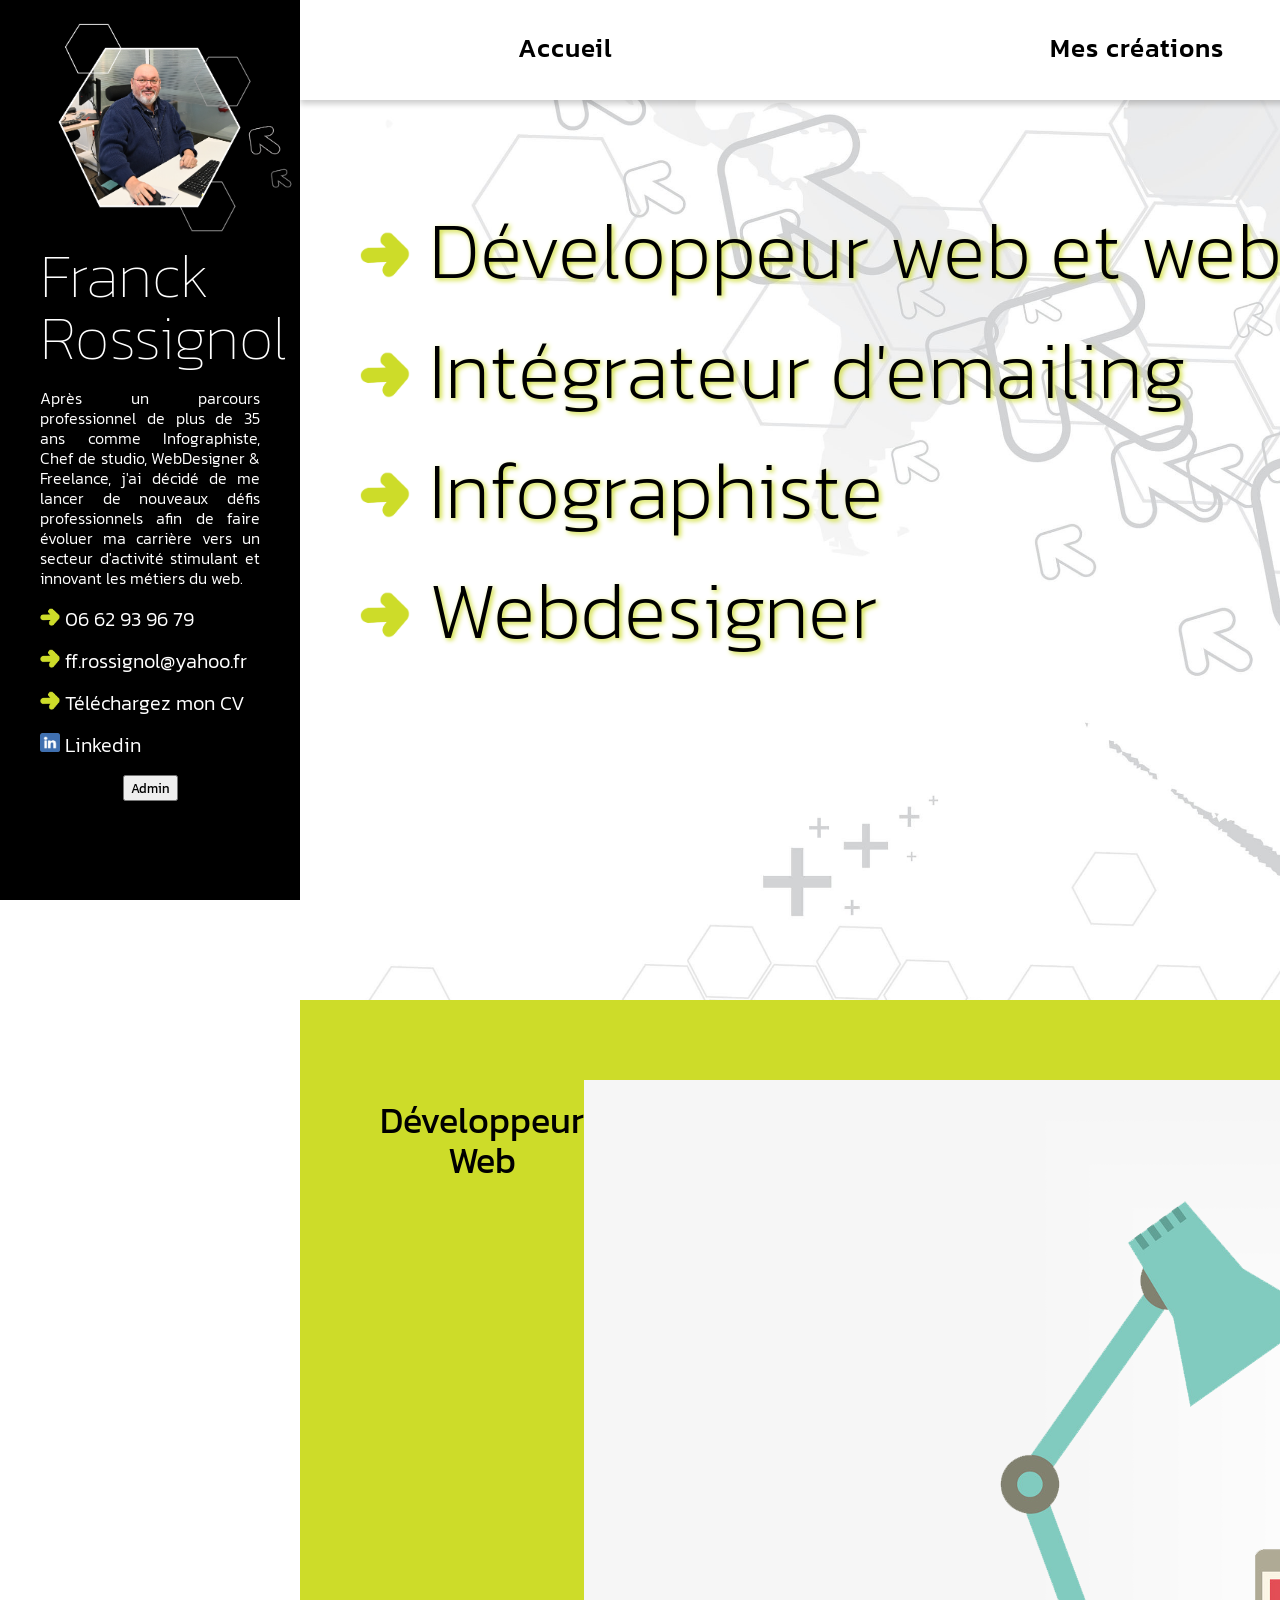
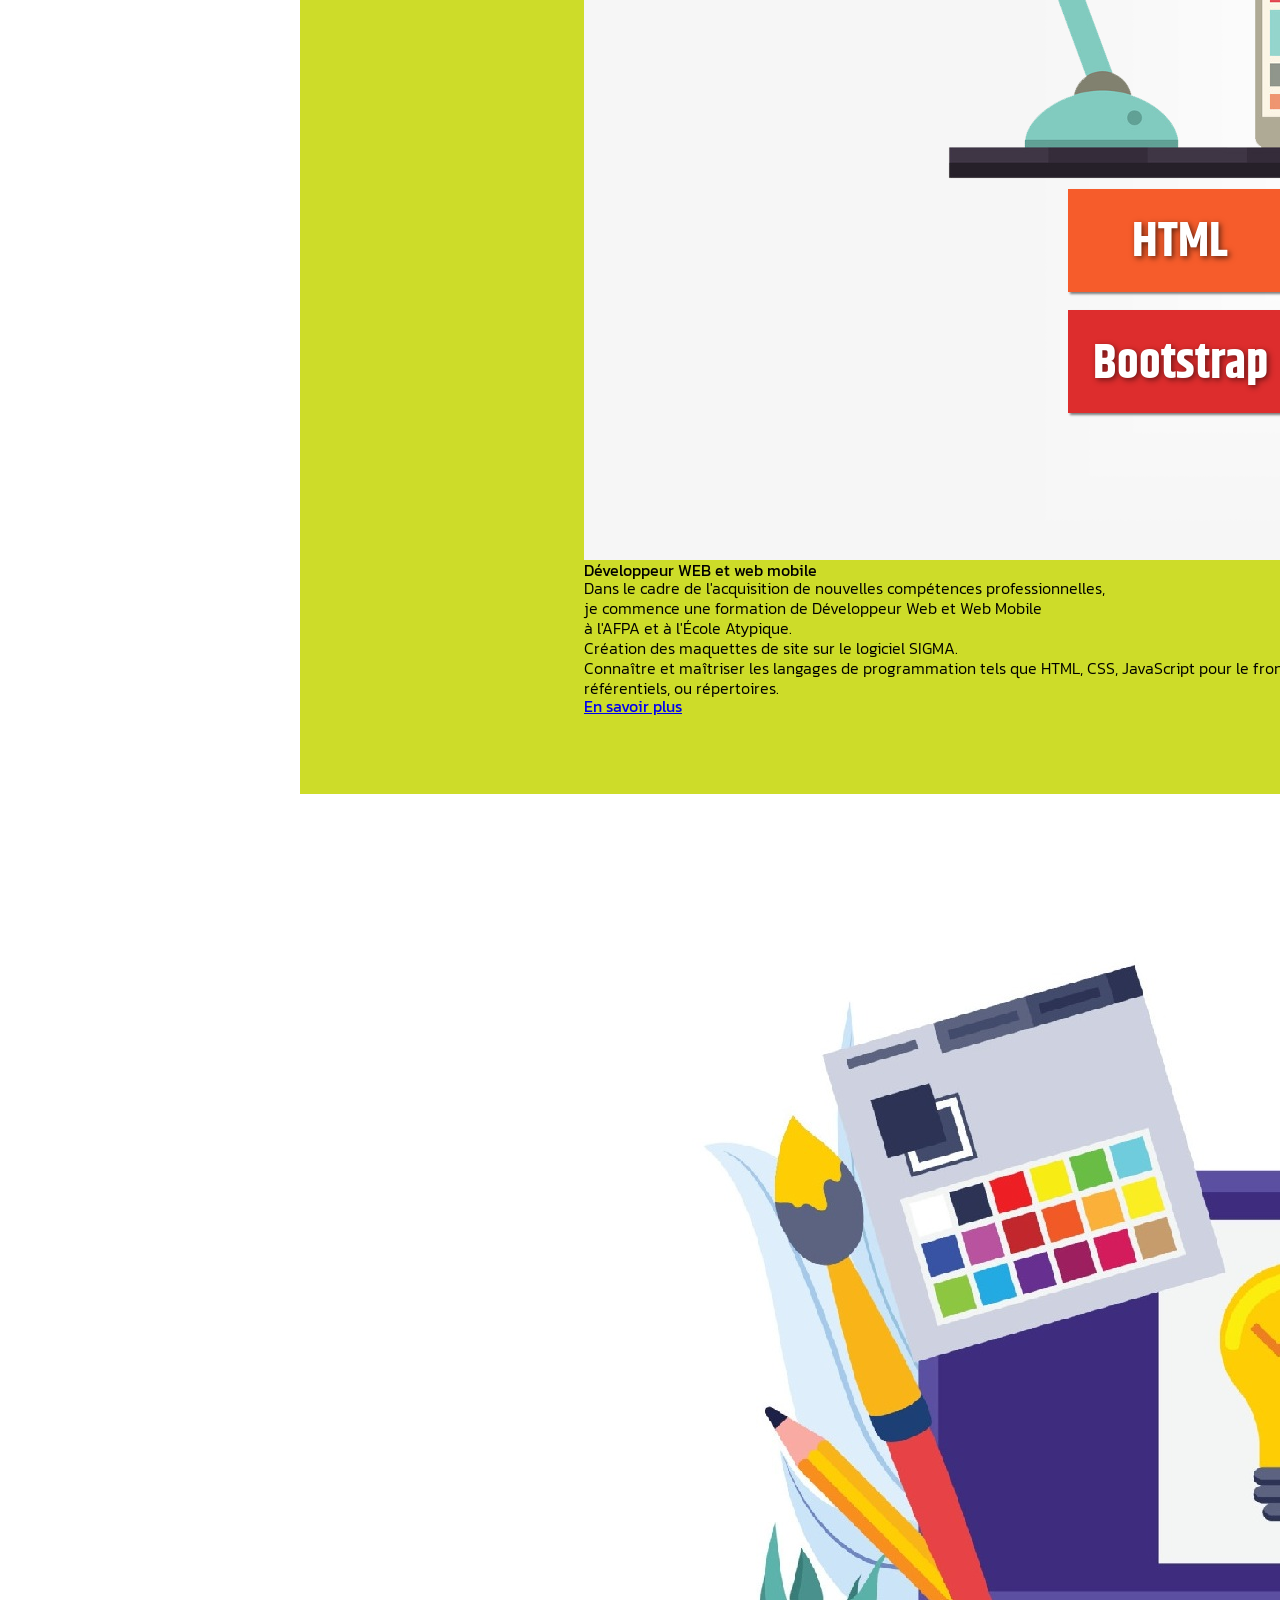
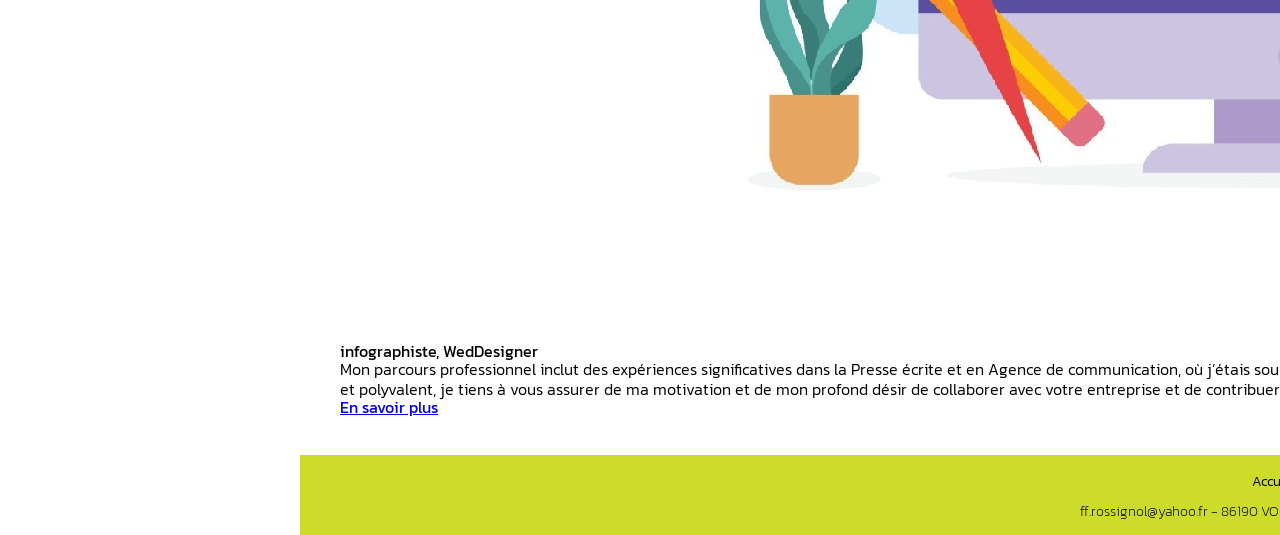
<file: index.html>
<!DOCTYPE html>
<html lang="fr">
  <head>
    <meta charset="UTF-8" />
    <link rel="preconnect" href="https://fonts.googleapis.com">
    <link rel="preconnect" href="https://fonts.gstatic.com" crossorigin>
    <link href="https://fonts.googleapis.com/css2?family=Kanit:ital,wght@0,100;0,200;0,300;0,400;0,500;0,600;0,700;0,800;0,900;1,100;1,200;1,300;1,400;1,500;1,600;1,700;1,800;1,900&family=Righteous&display=swap" rel="stylesheet">  
    <meta name="viewport" content="width=device-width, initial-scale=1.0" />
    <link rel="stylesheet" href="styles/reset.css">
    <link rel="stylesheet" href="styles/styles.css">
    <!-- <link rel="stylesheet" href="styles/stylespopup.css"> -->
    <link rel="icon" href="favicon.ico">

    <title>Portfolio</title>
  </head>
    
  <body>
      
    <div class="container">
  
        
<!-- partie gauche noir et fixe -->     
      <aside>
            <div>
                <img class="imagefixe" src="images/franck.png" alt="Franck Rossignol">
            </div>
            <div class="blocinfos">
                <h1 class="nom">Franck Rossignol</h1>
                <div>
                    <p class="textepresentation">Après un parcours professionnel de plus de 35 ans comme Infographiste, Chef de studio, WebDesigner & Freelance,
                    j'ai décidé de me lancer de nouveaux défis professionnels
                    afin de faire évoluer ma carrière vers un secteur d'activité stimulant
                    et innovant les métiers du web.</p>
                    <p class="textecontact">
                        <img class="flecheverte" src="images/flecheverte1.png" alt="fleche verte">
                        <a class="textecontact" href="tel:+330662939679">
                            06 62 93 96 79
                        </a>
                    </p>
                    <p class="textecontact">
                        <img class="flecheverte" src="images/flecheverte1.png" alt="fleche verte">
                        <a class="textecontact" href="mailto:ff.rossignol@yahoo.fr">
                            ff.rossignol@yahoo.fr
                        </a>
                    </p>
                    <p class="textecontact">
                        <img class="flecheverte" src="images/flecheverte1.png" alt="fleche verte">
                        <a class="textecontact" href="images/Franck Rossignol Graphiste.pdf" target="_blank" download="CV Franck ROSSIGNOL.pdf">
                            Téléchargez mon CV
                        </a>
                    </p>
                    <p class="textecontact">
                        <img class="flecheverte" src="images/linkedin.png" alt="linkedin">
                        <a class="textecontact" href="https://www.linkedin.com/in/rossignol-franck-4a755a98/" target="_blank">
                            Linkedin
                        </a>
                    </p>
                    <div>
                        <form class="boutonensavoirplus" action="admin.html" method="GET">
                            <input type="hidden" name="id" value="1">
                            <button type="submit">Admin</button>
                        </form>
                    </div>
                </div>
            </div>
      </aside>
        
        
        
<!-- partie droite mobile sauf la navbar -->        
      <main>
          
<!-- barre de navigation -->           
        <nav class="navbar">                    
                <ul>
                    <li><a href="index.html">Accueil</a></li>
                    <li><a href="creations.html">Mes créations</a></li>
                    <li><a href="parcours.html">Mon parcours</a></li>
                    <li><a href="contact.php">Contact</a></li>
                </ul>
        </nav>
          
                  
<!-- partie centrale mobile -->        
        <div class="content">
            
<!-- section contenu avec image en fond de la DIV -->
                <div class="sectioncontenuimage">
                    <div class="imagefonddiv">
                        <div class="blocprofessions">
                            <h1 class="professions">
                                <img class="flecheverteprofessions" src="images/flecheverte1.png" alt="fleche verte">
                                Développeur web&nbsp;et&nbsp;web mobile
                            </h1>                           
                            <h1 class="professions">
                                <img class="flecheverteprofessions" src="images/flecheverte1.png" alt="fleche verte">
                                Intégrateur d'emailing
                            </h1>
                            <h1 class="professions">
                                <img class="flecheverteprofessions" src="images/flecheverte1.png" alt="fleche verte">
                                Infographiste
                            </h1>
                            <h1 class="professions">
                                <img class="flecheverteprofessions" src="images/flecheverte1.png" alt="fleche verte">
                                Webdesigner
                            </h1>                           
                        </div>
                    </div>
                </div>

<!-- section contenu avec couleur gris en fond de la DIV -->
                <section class="sectioncontenufondvert">
                    
                    <div>
                        <h2>Développeur Web</h2>
                    </div>
            
                <!-- section web developpeur -->
                <section class="article">
                    <div class="snip1504 hover">
                        <img src="images/dev.png" alt="Illustration web developpeur">
                        <figcaption>
                        <h3>Développeur WEB et web mobile</h3>
                        <p class="txtarticle">Dans le cadre de l'acquisition de nouvelles compétences professionnelles,<br>
                        je commence une formation de Développeur Web et Web Mobile<br> à l'AFPA et à l'École Atypique.</p> 
                        <p class="txtarticle">Création des maquettes de site sur le logiciel SIGMA.<br>
                        Connaître et maîtriser les langages de programmation tels que HTML, CSS, JavaScript pour le front-end, et des langages de back-end comme PHP.
                        L'utilisation de la plateforme collaborative GitHub permettant de partager des projets en les stockant dans des référentiels, ou répertoires.</p> 

                        <a href="http://rossignolfranck.alwaysdata.net/vins_blancs/" class="lienshtml" target="_blank">En savoir plus</a> 
                        </figcaption>
                    </div>
                </section>

                </section>


<!-- section contenu avec couleur blanc en fond de la DIV -->
                <section class="sectioncontenufondblanc">

                    <!-- section graphiste -->
                    <section class="article">
                        <div class="snip1504 hover">
                            <img src="images/graphic.jpg" alt="Illustration d'un graphiste">
                            <figcaption>
                                <h3>infographiste, WedDesigner</h3>
                                <p class="txtarticle">Mon parcours professionnel inclut des expériences significatives dans la Presse écrite et en Agence de communication,
                                où j’étais souvent responsable de la conception et de la réalisation de supports de communication sous la supervision
                                d’un Directeur Artistique ou d’un Chef de projet.
                                Dynamique, rigoureux et polyvalent, je tiens à vous assurer de ma motivation et de mon profond désir de collaborer
                                avec votre entreprise et de contribuer activement à la réalisation de nouveaux projets avec votre équipe..</p>  
                                <a href="https://rossignolfranck.alwaysdata.net/portfolio/" class="lienshtml" target="_blank">En savoir plus</a> 
                            </figcaption>
                        </div>
                    </section>
                    
                </section>

            
<!-- section footer fond vert -->
                <section class="sectionfooterfondvert">
                    <footer class="stylefooter">
                        <div class="navbarfooter">
                            <ul>
                                <li><a href="index.html">Accueil</a></li>
                                <li><a href="creations.html">Mes créations</a></li>
                                <li><a href="parcours.html">Mon parcours</a></li>
                                <li><a href="contact.php">Contact</a></li>
                            </ul>
                        </div>
                        
                        <div class="coordonnees">
                            <p class="mentions">ff.rossignol@yahoo.fr - 86190 VOUILLE - ©rossignol - 2024 -&nbsp;Webdesign&nbsp;sur&nbsp;FIGMA - HTML & CSS sur Visual Studio Code</p>
                        </div> 
                    </footer>

                </section>
            
        </div>
                 
      </main>
        
    </div>
  </body>

</html>
</file>
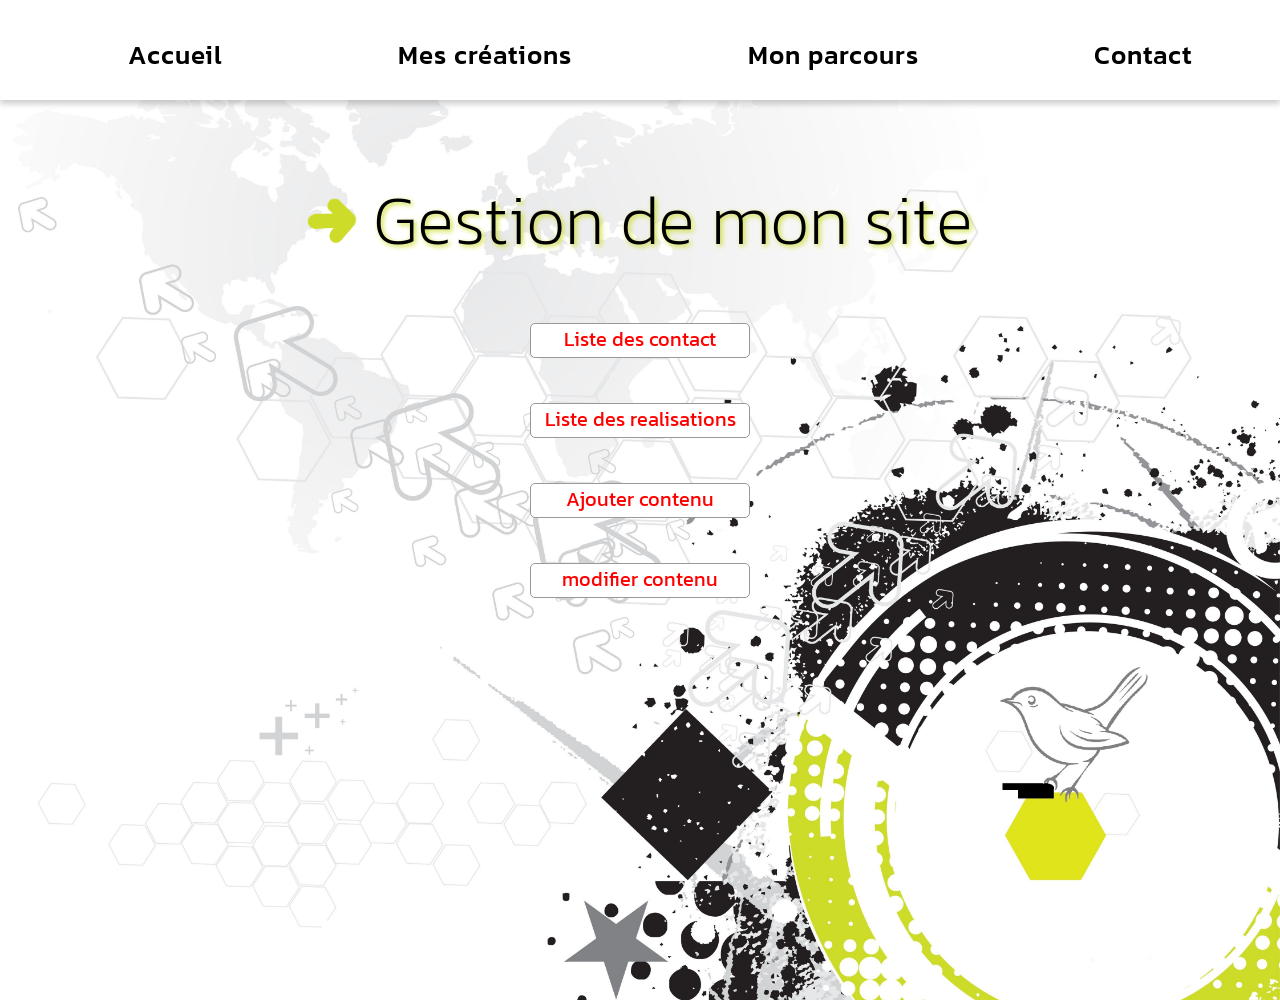
<file: admin.html>
<!DOCTYPE html>
<html lang="fr">
<head>
    <meta charset="UTF-8">
    <link rel="stylesheet" href="styles/styles.css">
    <link href="https://fonts.googleapis.com/css2?family=Kanit:ital,wght@0,100;0,200;0,300;0,400;0,500;0,600;0,700;0,800;0,900;1,100;1,200;1,300;1,400;1,500;1,600;1,700;1,800;1,900&family=Righteous&display=swap" rel="stylesheet">  
    <meta name="viewport" content="width=device-width, initial-scale=1.0">
    <title>Admin site</title>
</head>
<body>
<div class="container">
         
  <!-- partie navbar -->        
            <main>

          
    <!-- barre de navigation -->           
                <nav class="navbar">                    
                        <ul>
                            <li><a href="index.html">Accueil</a></li>
                            <li><a href="creations.html">Mes créations</a></li>
                            <li><a href="parcours.html">Mon parcours</a></li>
                            <li><a href="contact.php">Contact</a></li>
                        </ul>
                </nav>


                <div class="sectioncontenuimage">
                    <div class="imagefonddiv">
                        <div>
                            <container class="blocgestion">
                                <div>
                                    <h1 class="titreparcours">
                                        <img class="flechevertecontact" src="images/flecheverte1.png" alt="fleche verte">
                                        Gestion de mon site
                                    </h1>
                                </div>

                                <div>
                                    <div class="boutonadmingestion">
                                        <a href="admin/listecontact.php" class="boutonadmingestion-envoyer">Liste des contact</a>
                                    </div>
                                </div>

                                <div>
                                    <div class="boutonadmingestion">
                                        <a href="admin/listerealisation.php" class="boutonadmingestion-envoyer">Liste des realisations</a>
                                    </div>
                                </div>

                                <div>
                                    <div class="boutonadmingestion">
                                        <a href="admin/ajouter.php" class="boutonadmingestion-envoyer">Ajouter contenu</a>
                                    </div>
                                </div>
                                
                                <div>
                                    <div class="boutonadmingestion">
                                        <a href="admin/modifier.php" class="boutonadmingestion-envoyer">modifier contenu</a>
                                    </div>
                                </div>
                            </container>          
                        </div>
                    </div>
                </div>

                
                        
    <!-- partie centrale -->        

                    
            </main>
        </div>
    </body>
  </html>

</body>
</html>
</file>
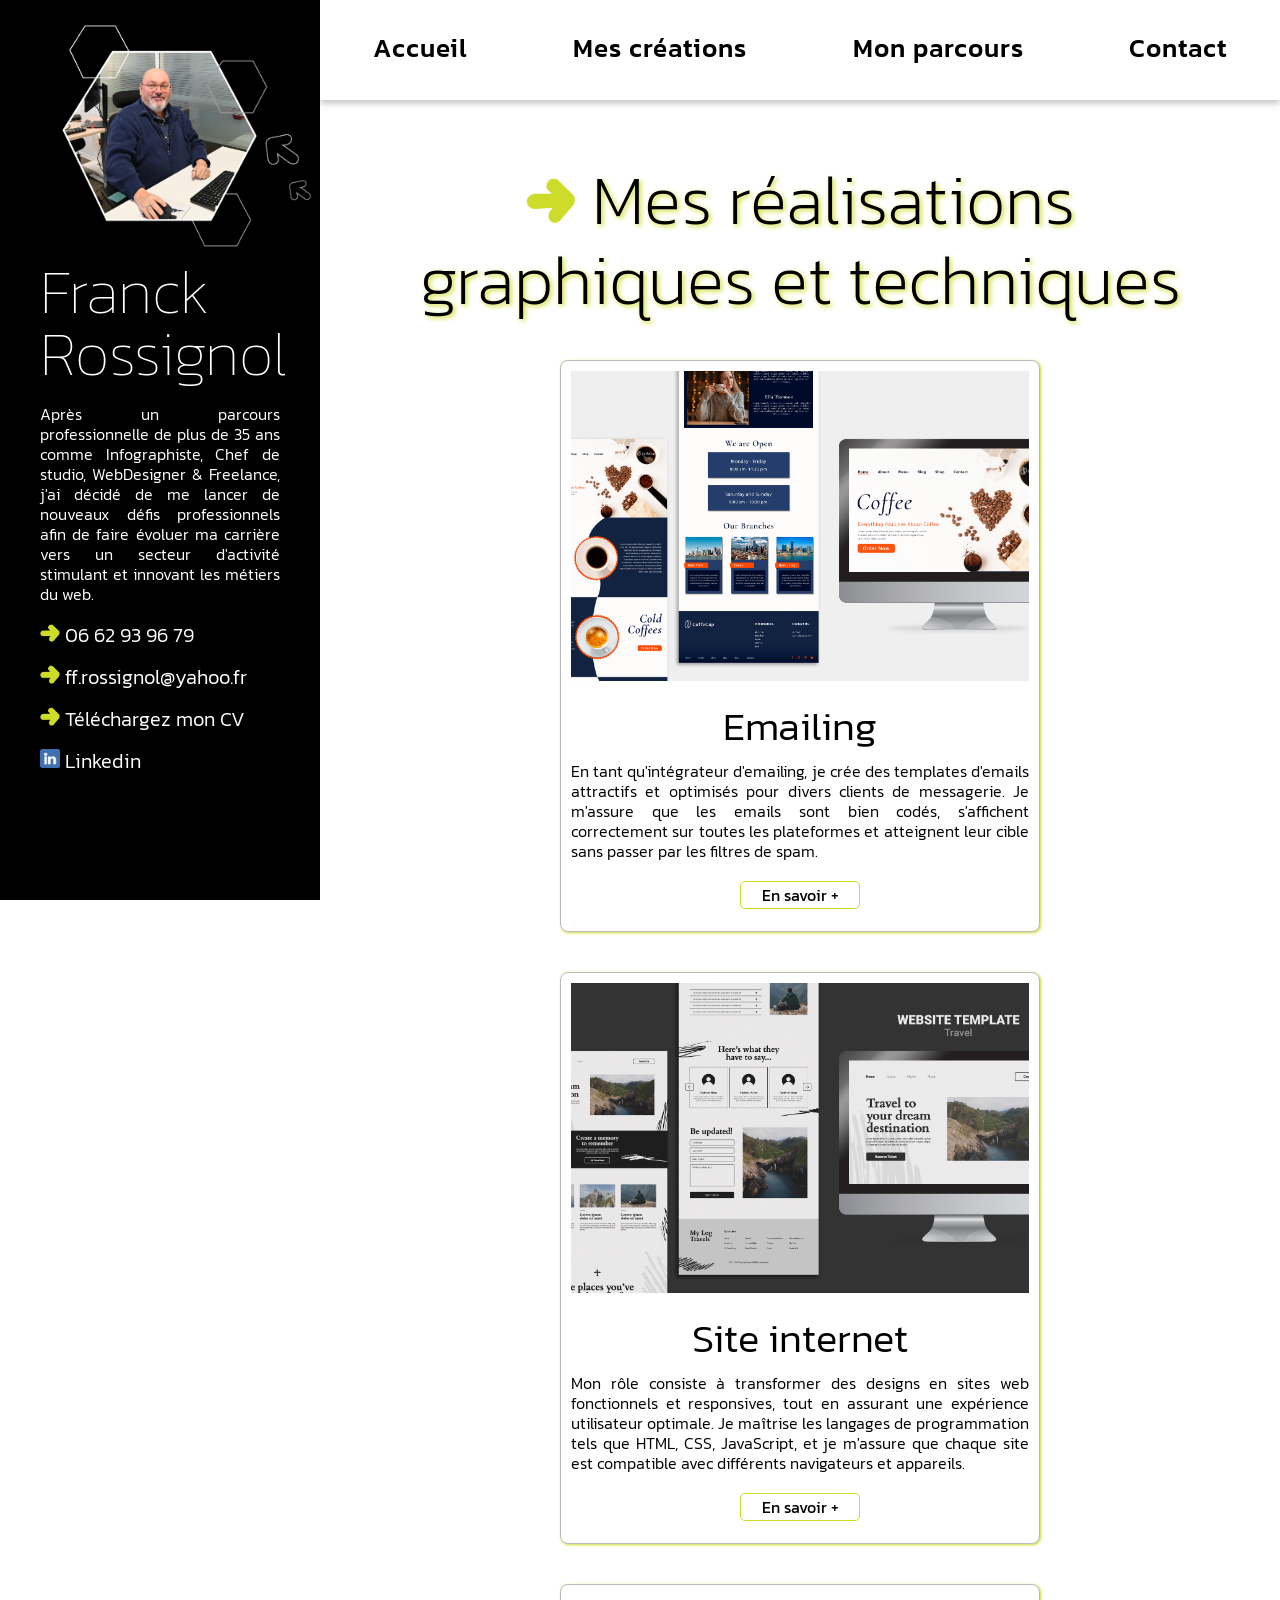
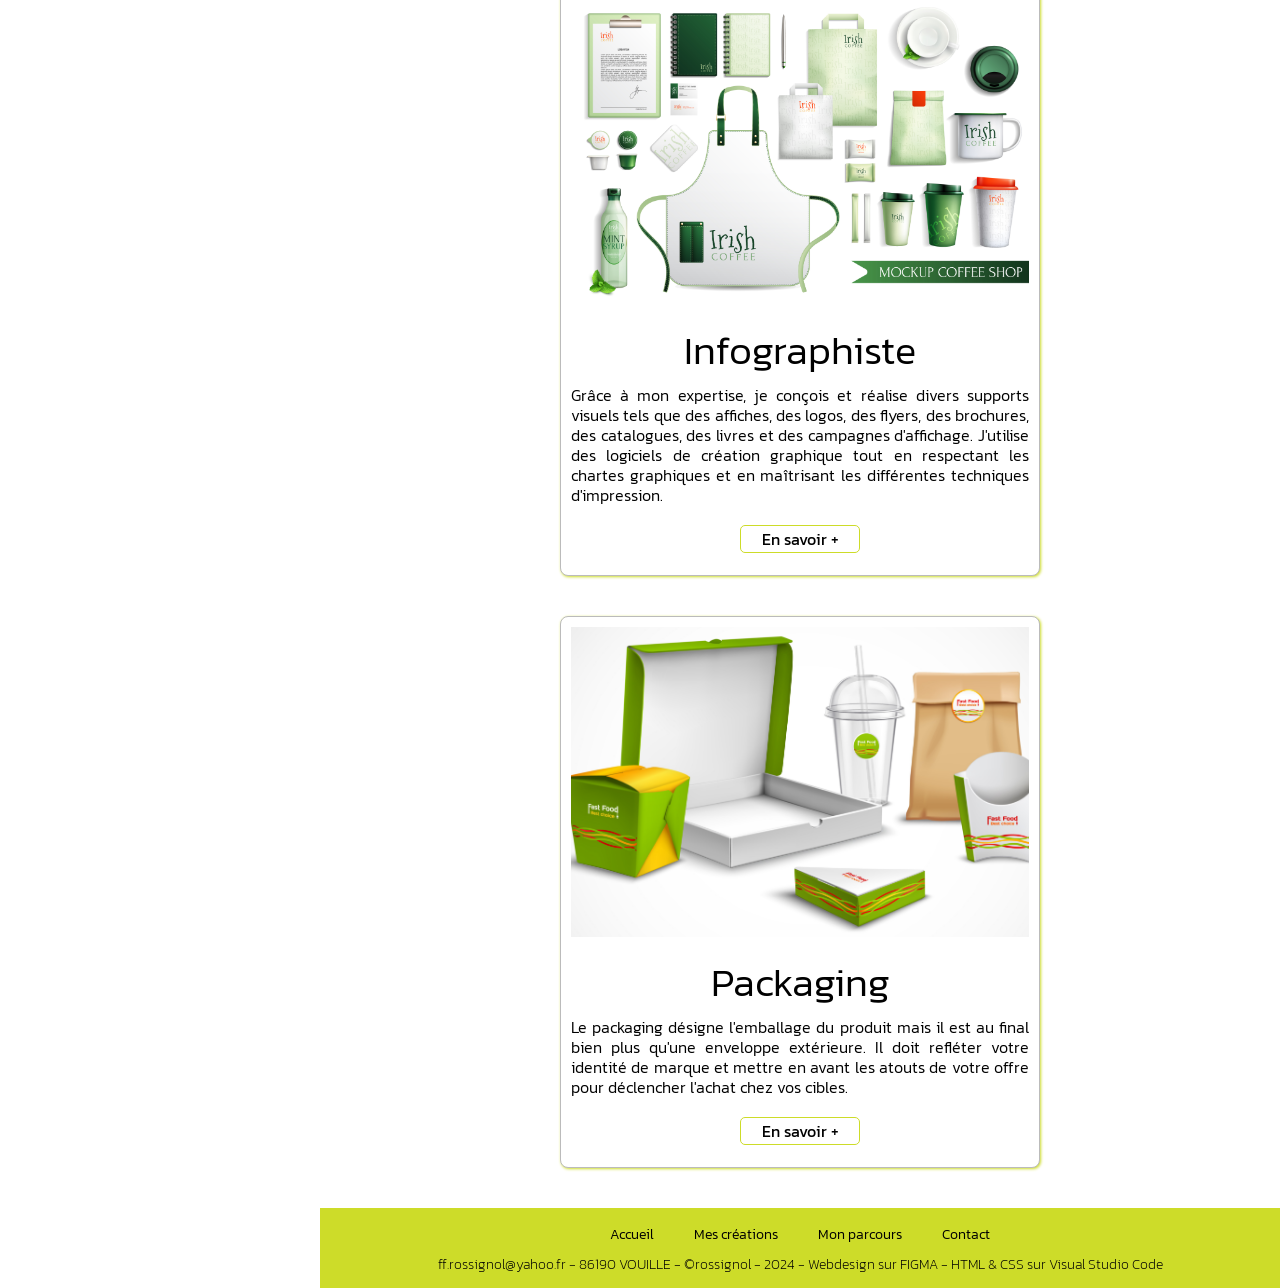
<file: creations.html>
<!DOCTYPE html>
<html lang="fr">
  <head>
    <meta charset="UTF-8" />
      
    <link rel="stylesheet" href="styles/reset.css">
    <link rel="stylesheet" href="styles/styles.css">

    <link rel="preconnect" href="https://fonts.googleapis.com">
    <link rel="preconnect" href="https://fonts.gstatic.com" crossorigin>
    <link href="https://fonts.googleapis.com/css2?family=Kanit:ital,wght@0,100;0,200;0,300;0,400;0,500;0,600;0,700;0,800;0,900;1,100;1,200;1,300;1,400;1,500;1,600;1,700;1,800;1,900&family=Righteous&display=swap" rel="stylesheet">  
    
    <link rel="icon" href="favicon.ico">

    <meta name="viewport" content="width=device-width, initial-scale=1.0" />
    <title>Portfolio</title>
      
      
  </head>
    
  <body>
      
    <div class="container">
  
        
<!-- partie gauche noir et fixe -->     
      <aside>
            <div>
                <img class="imagefixe" src="images/franck.png" alt="Image description">
            </div>
            <div class="blocinfos">
                <h1 class="nom">Franck Rossignol</h1>
                <div>
                    <p class="textepresentation">Après un parcours professionnelle de plus de 35 ans comme Infographiste, Chef de studio, WebDesigner & Freelance,
                    j'ai décidé de me lancer de nouveaux défis professionnels
                    afin de faire évoluer ma carrière vers un secteur d'activité stimulant
                    et innovant les métiers du web.</p>
                    <p class="textecontact">
                        <img class="flecheverte" src="images/flecheverte1.png" alt="fleche verte">
                        <a class="textecontact" href="tel:+330662939679">
                            06 62 93 96 79
                        </a>
                    </p>
                    <p class="textecontact">
                        <img class="flecheverte" src="images/flecheverte1.png" alt="fleche verte">
                        <a class="textecontact" href="mailto:ff.rossignol@yahoo.fr">
                            ff.rossignol@yahoo.fr
                        </a>
                    </p>
                    <p class="textecontact">
                        <img class="flecheverte" src="images/flecheverte1.png" alt="fleche verte">
                        <a class="textecontact" href="images/Franck Rossignol Graphiste.pdf" target="_blank" download="CV Franck ROSSIGNOL.pdf">
                            Téléchargez mon CV
                        </a>
                    </p>
                    <p class="textecontact">
                        <img class="flecheverte" src="images/linkedin.png" alt="linkedin">
                        <a class="textecontact" href="https://www.linkedin.com/in/rossignol-franck-4a755a98/" target="_blank">
                            Linkedin
                        </a>
                    </p>
                </div>
      </aside>
        
        
        
<!-- partie droite mobile sauf la navbar -->        
      <main>
          
<!-- barre de navigation -->           
        <nav class="navbar">                    
                <ul>
                    <li><a href="index.html">Accueil</a></li>
                    <li><a href="creations.html">Mes créations</a></li>
                    <li><a href="parcours.html">Mon parcours</a></li>
                    <li><a href="contact.php">Contact</a></li>
                </ul>
        </nav>
          
                  
<!-- partie centrale-->        
        <div>

<!-- TITRE PAGE MES CREATIONS -->           
            <container class="bloccreations">
                <div>
                    <h1 class="titrecreations">
                        <img class="flechevertecontact" src="images/flecheverte1.png" alt="fleche verte">
                        Mes réalisations<br>graphiques et techniques
                    </h1>
                </div>

                <div class="containercreations">
                    <div class="card">  
                        <div class="containerimage">
                            <img class="image" src="images/emailing.jpg" alt="Emailing Plaisi Fermier" >
                        </div>
                        <div>
                            <p class="travaux">Emailing</p>
                        </div>
                        <div>
                            <p class="description">En tant qu'intégrateur d'emailing, je crée des templates d'emails
                            attractifs et optimisés pour divers clients de messagerie. Je m'assure que les emails
                            sont bien codés, s'affichent correctement sur toutes les plateformes et atteignent
                            leur cible sans passer par les filtres de spam.</p>
                        </div>
                        <form class="form" action="admin/realisation.php" method="GET">
                            <input type="hidden" name="id" value="1">
                            <button class="boutton" type="submit">En savoir +</button>
                        </form>
                    </div>

                    <div class="card">  
                        <div class="containerimage">
                          <img class="image" src="images/site.jpg" alt="Site internet Vin blanc de FRANCE" >
                        </div>
                        <div>
                          <p class="travaux">Site internet</p>
                        </div>
                        <div>
                          <p class="description">Mon rôle consiste à transformer des designs en sites
                            web fonctionnels et responsives, tout en assurant une expérience utilisateur
                            optimale. Je maîtrise les langages de programmation tels que HTML, CSS, JavaScript,
                            et je m'assure que chaque site est compatible avec différents navigateurs et appareils.</p>
                        </div>
                        <form class="form" action="admin/realisation.php" method="GET">
                            <input type="hidden" name="id" value="2">
                            <button class="boutton" type="submit">En savoir +</button>
                        </form>
                    </div>
                </div>


                
            </container>
            <container class="bloccreations2">
                <div class="containercreations">
                    <div class="card">  
                        <div class="containerimage">
                            <img class="image" src="images/graphisme.jpg" alt="Publicité facebook" >
                        </div>
                        <div>
                            <p class="travaux">Infographiste</p>
                        </div>
                        <div>
                            <p class="description">Grâce à mon expertise, je conçois et réalise divers
                                supports visuels tels que des affiches, des logos, des flyers, des brochures,
                                des catalogues, des livres et des campagnes d'affichage.
                                J'utilise des logiciels de création graphique tout en respectant les chartes
                                graphiques et en maîtrisant les différentes techniques d'impression.</p>
                        </div>
                        <form class="form" action="admin/realisation.php" method="GET">
                            <input type="hidden" name="id" value="3">
                            <button class="boutton" type="submit">En savoir +</button>
                        </form>
                    </div>
                
                    <div class="card">  
                        <div class="containerimage">
                            <img class="image" src="images/packaging.jpg" alt="Packaging Goulibeur" >
                        </div>
                        <div>
                            <p class="travaux">Packaging</p>
                        </div>
                        <div>
                            <p class="description">Le packaging désigne l'emballage du produit mais il est au
                            final bien plus qu'une enveloppe extérieure. Il doit refléter votre identité
                            de marque et mettre en avant les atouts de votre offre pour déclencher l'achat
                            chez vos cibles.</p>
                        </div>
                        <form class="form" action="admin/realisation.php" method="GET">
                            <input type="hidden" name="id" value="4">
                            <button class="boutton" type="submit">En savoir +</button>
                        </form>
                    </div>
                </div>
            </container>           
              
<!-- section footer fond vert -->
            <section class="sectionfooterfondvert">
                    <footer class="stylefooter">
                        <div class="navbarfooter">
                            <ul>
                                <li><a href="index.html">Accueil</a></li>
                                <li><a href="creations.html">Mes créations</a></li>
                                <li><a href="parcours.html">Mon parcours</a></li>
                                <li><a href="contact.php">Contact</a></li>
                            </ul>
                        </div>
                        
                        <div class="coordonnees">
                            <p class="mentions">ff.rossignol@yahoo.fr - 86190 VOUILLE - ©rossignol - 2024 -&nbsp;Webdesign&nbsp;sur&nbsp;FIGMA - HTML & CSS sur Visual Studio Code</p>
                        </div>
                    </footer>

            </section>

<!-- fin de la partie centrale-->             
        </div>
                 
      </main>
        
    </div>

    
  </body>
</html>
</file>
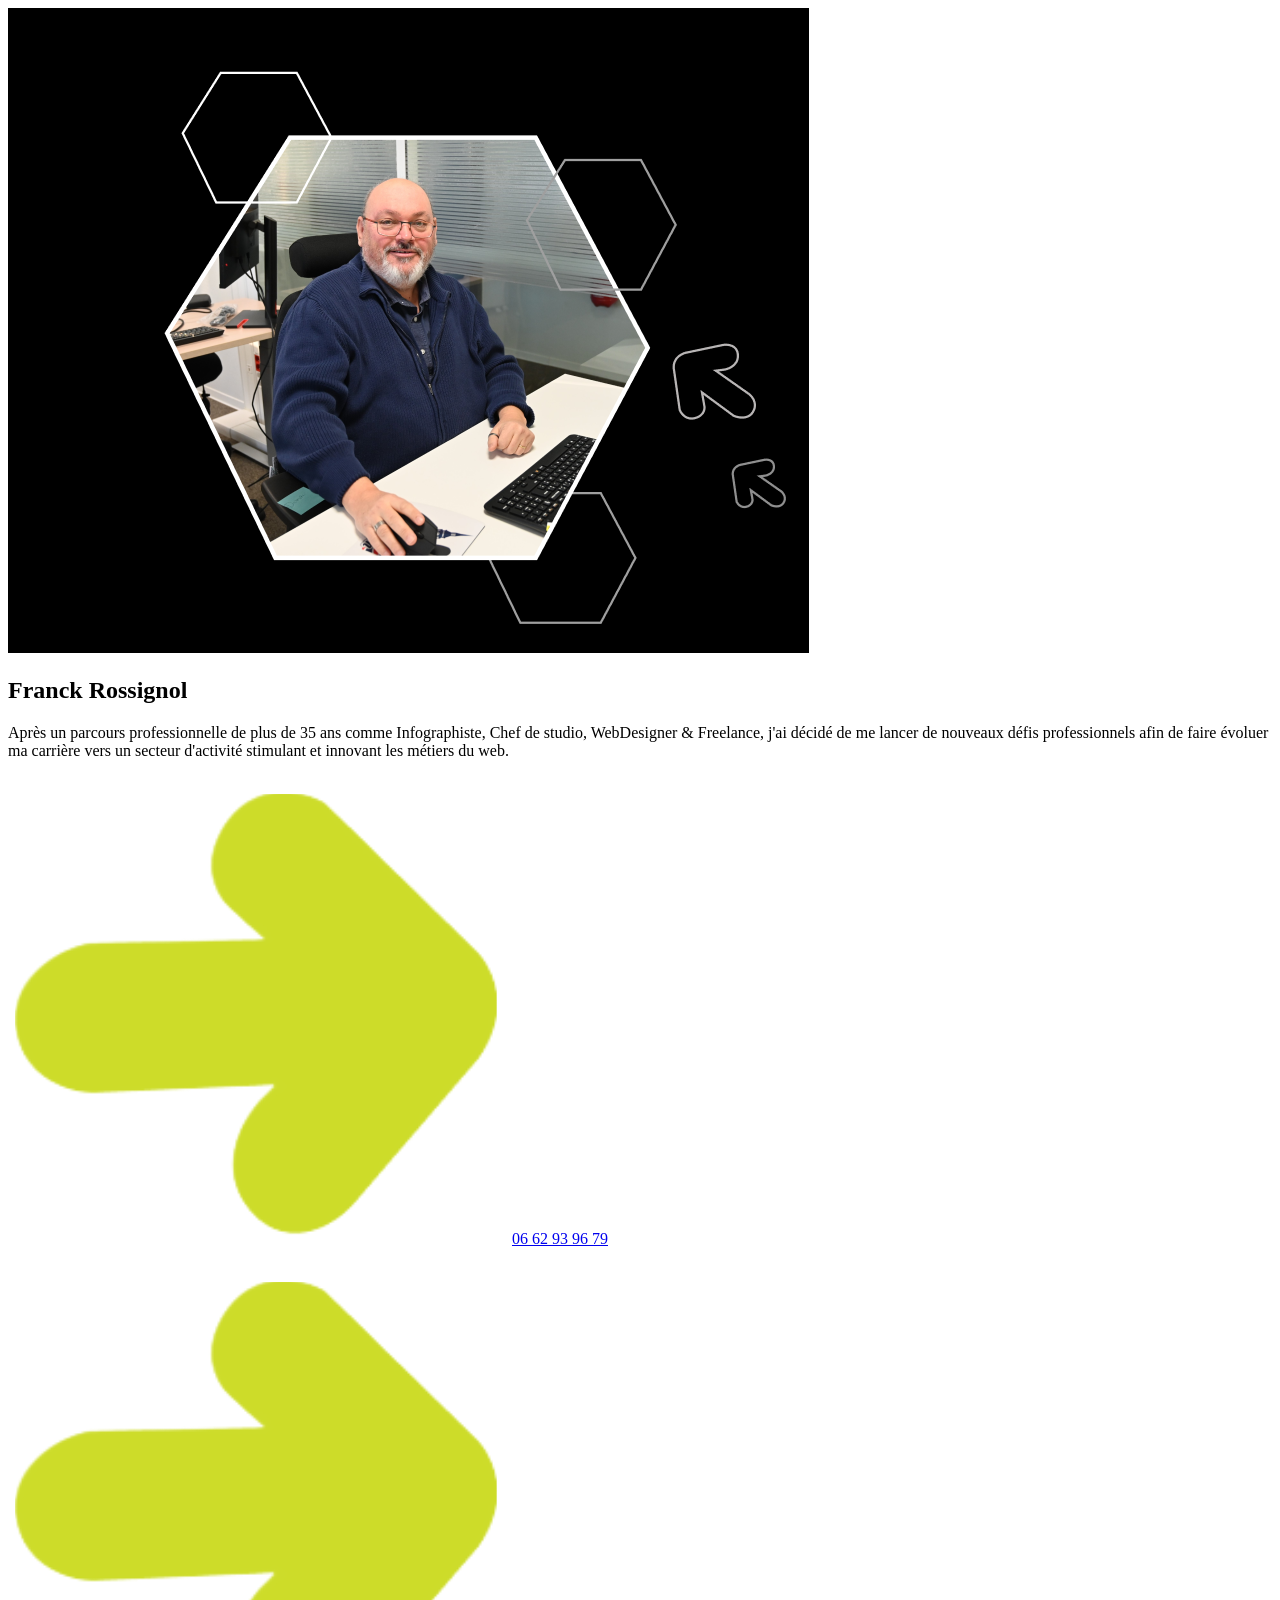
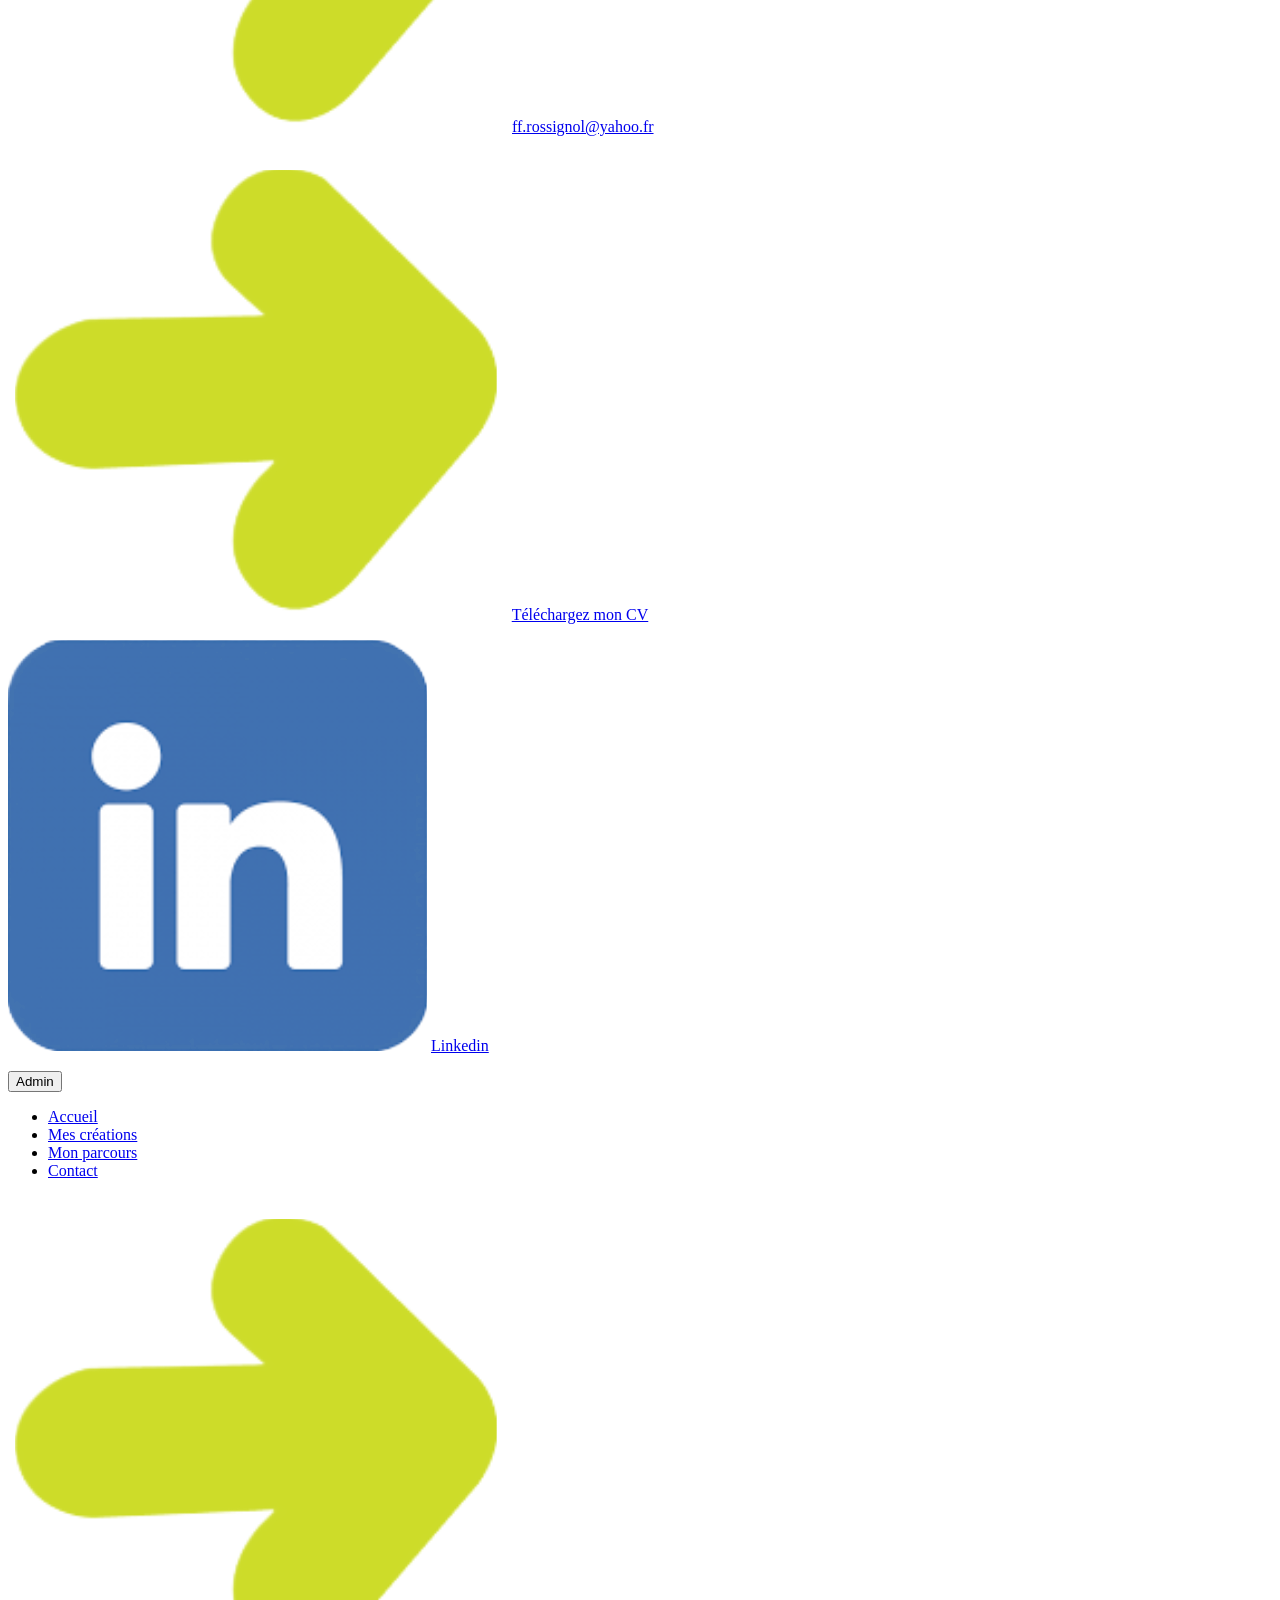
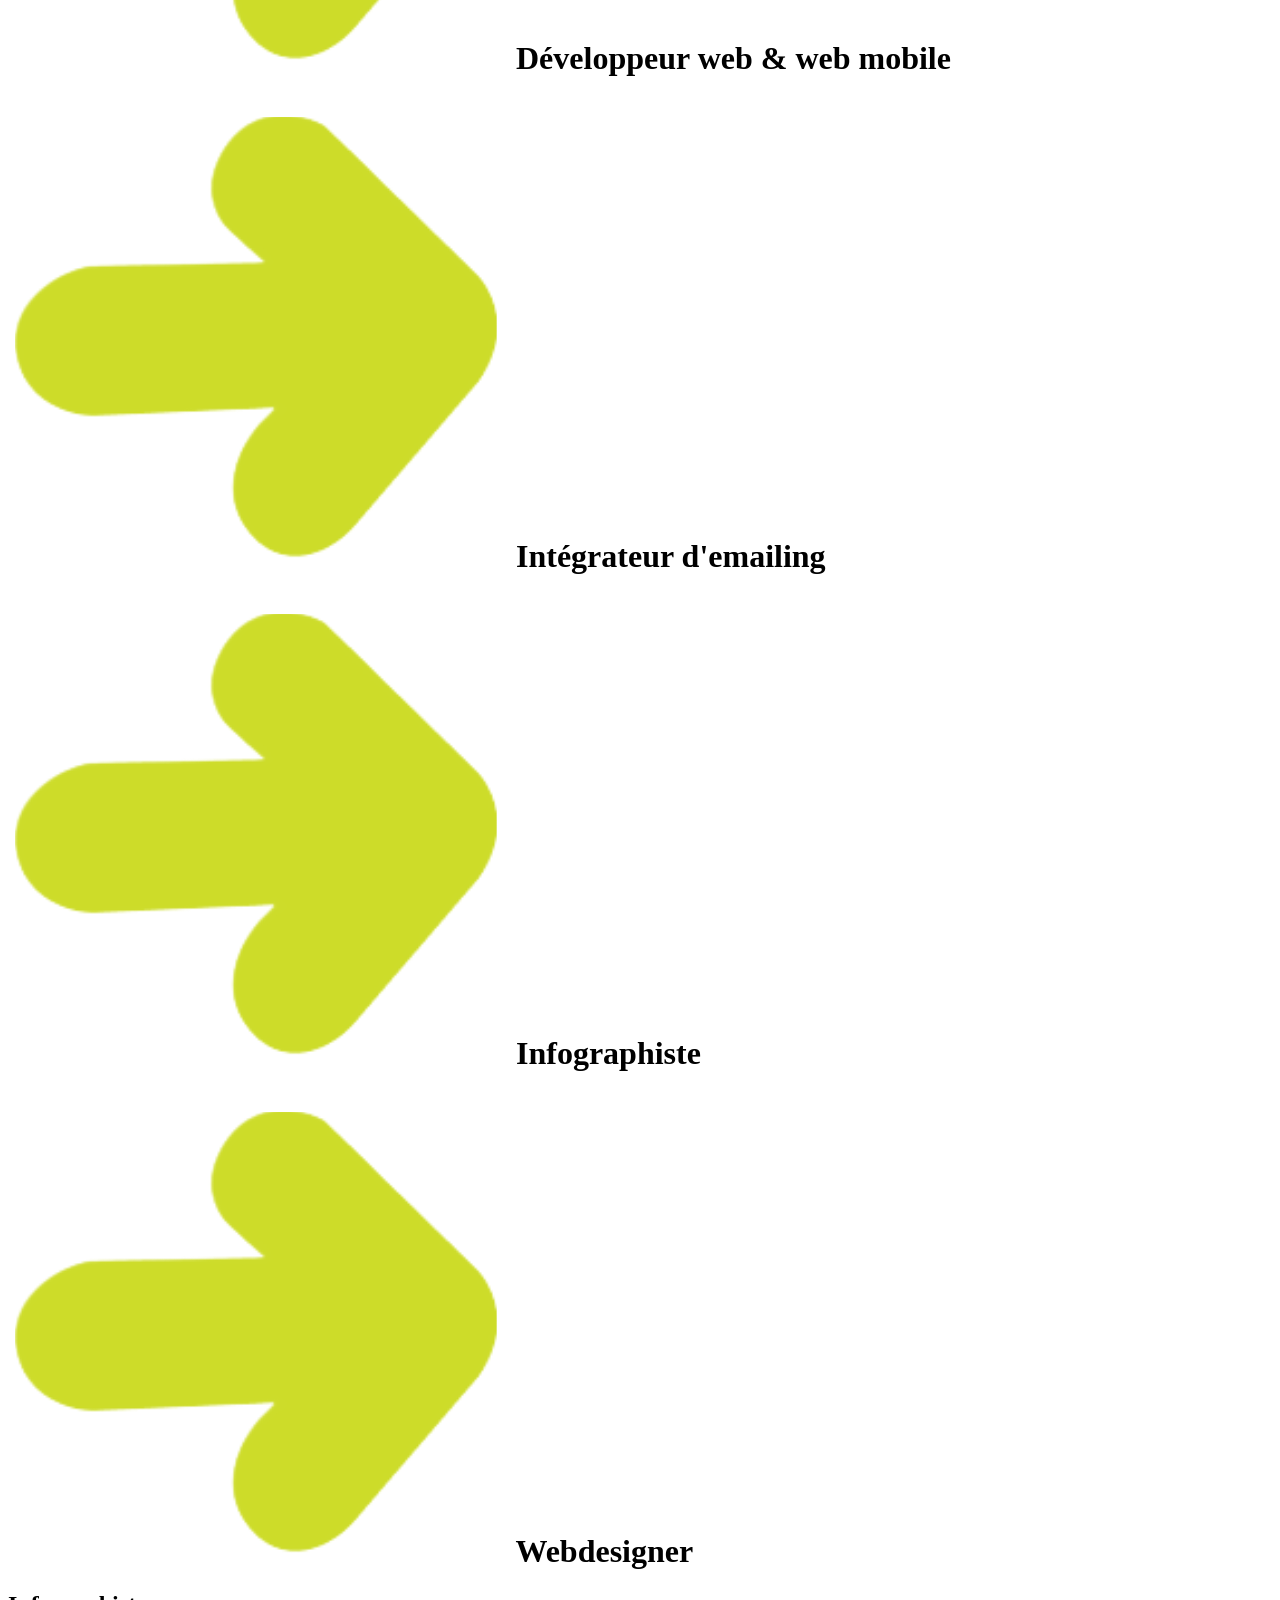
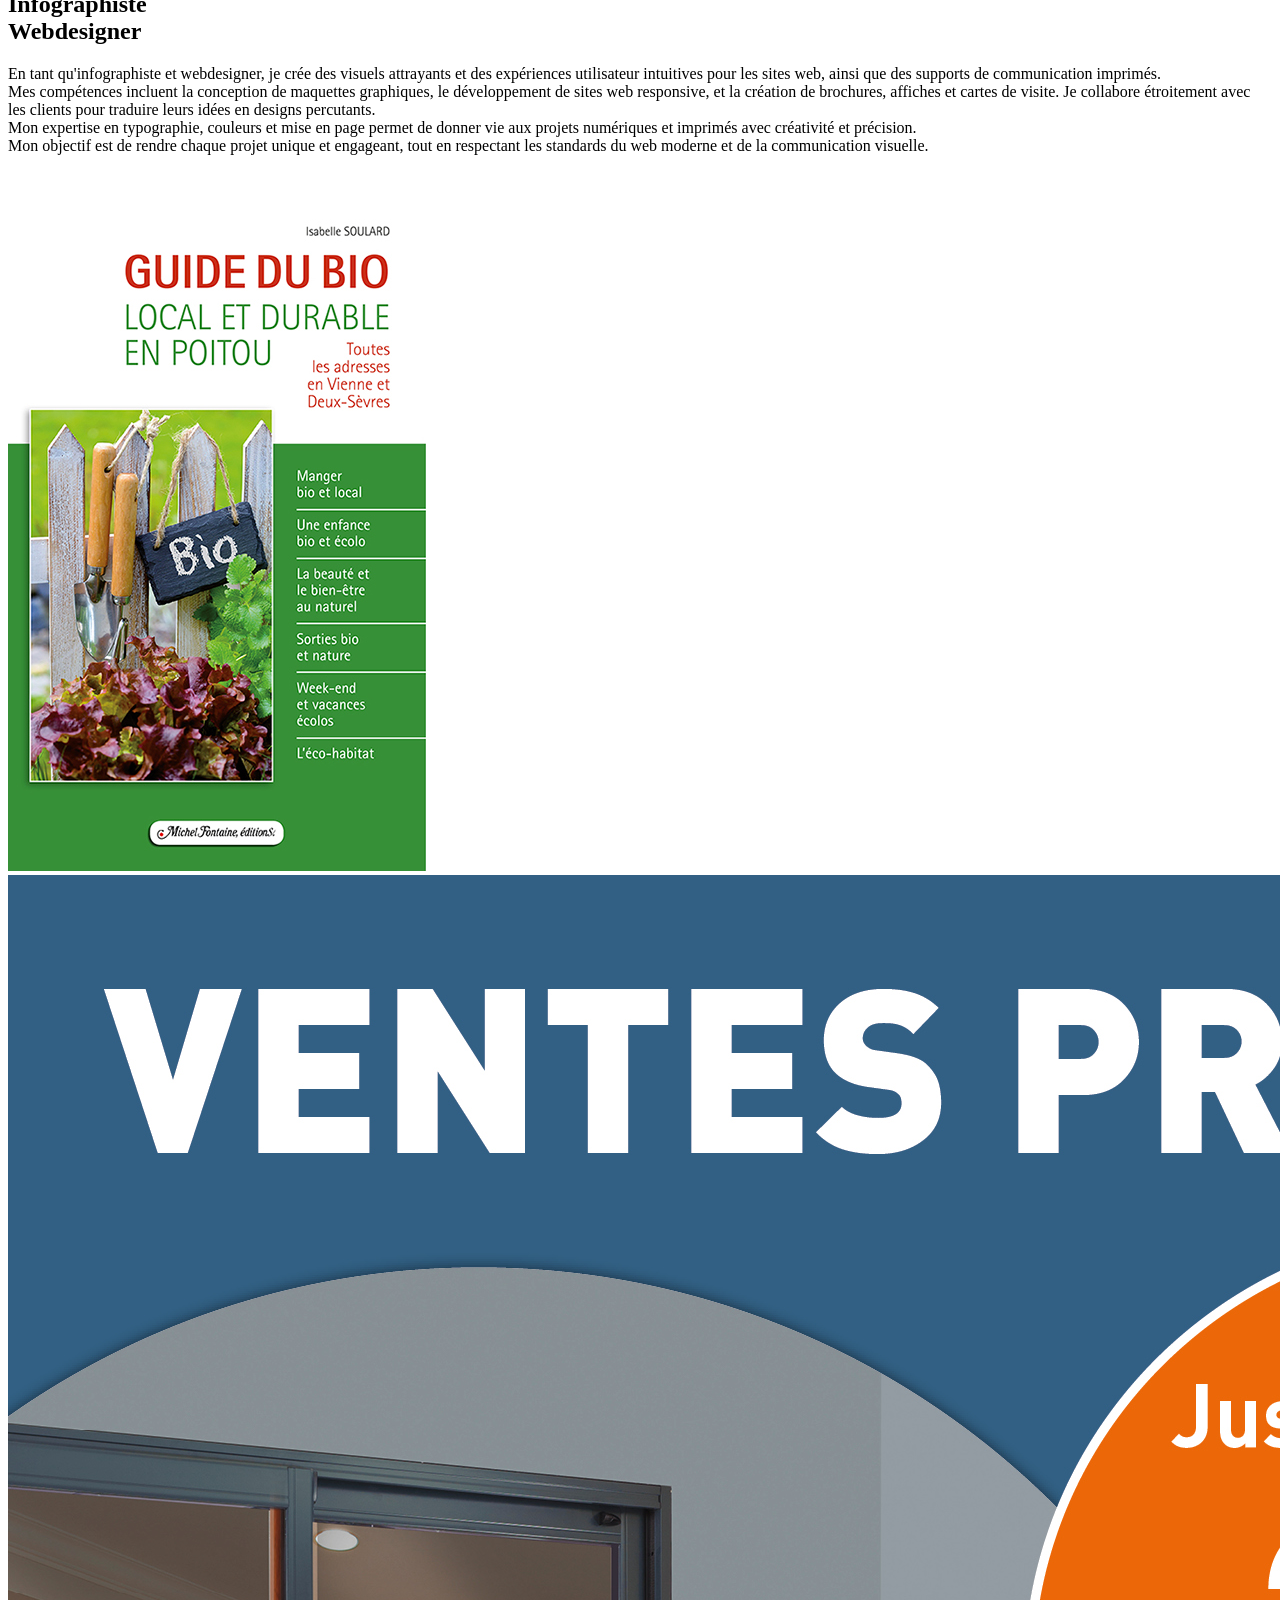
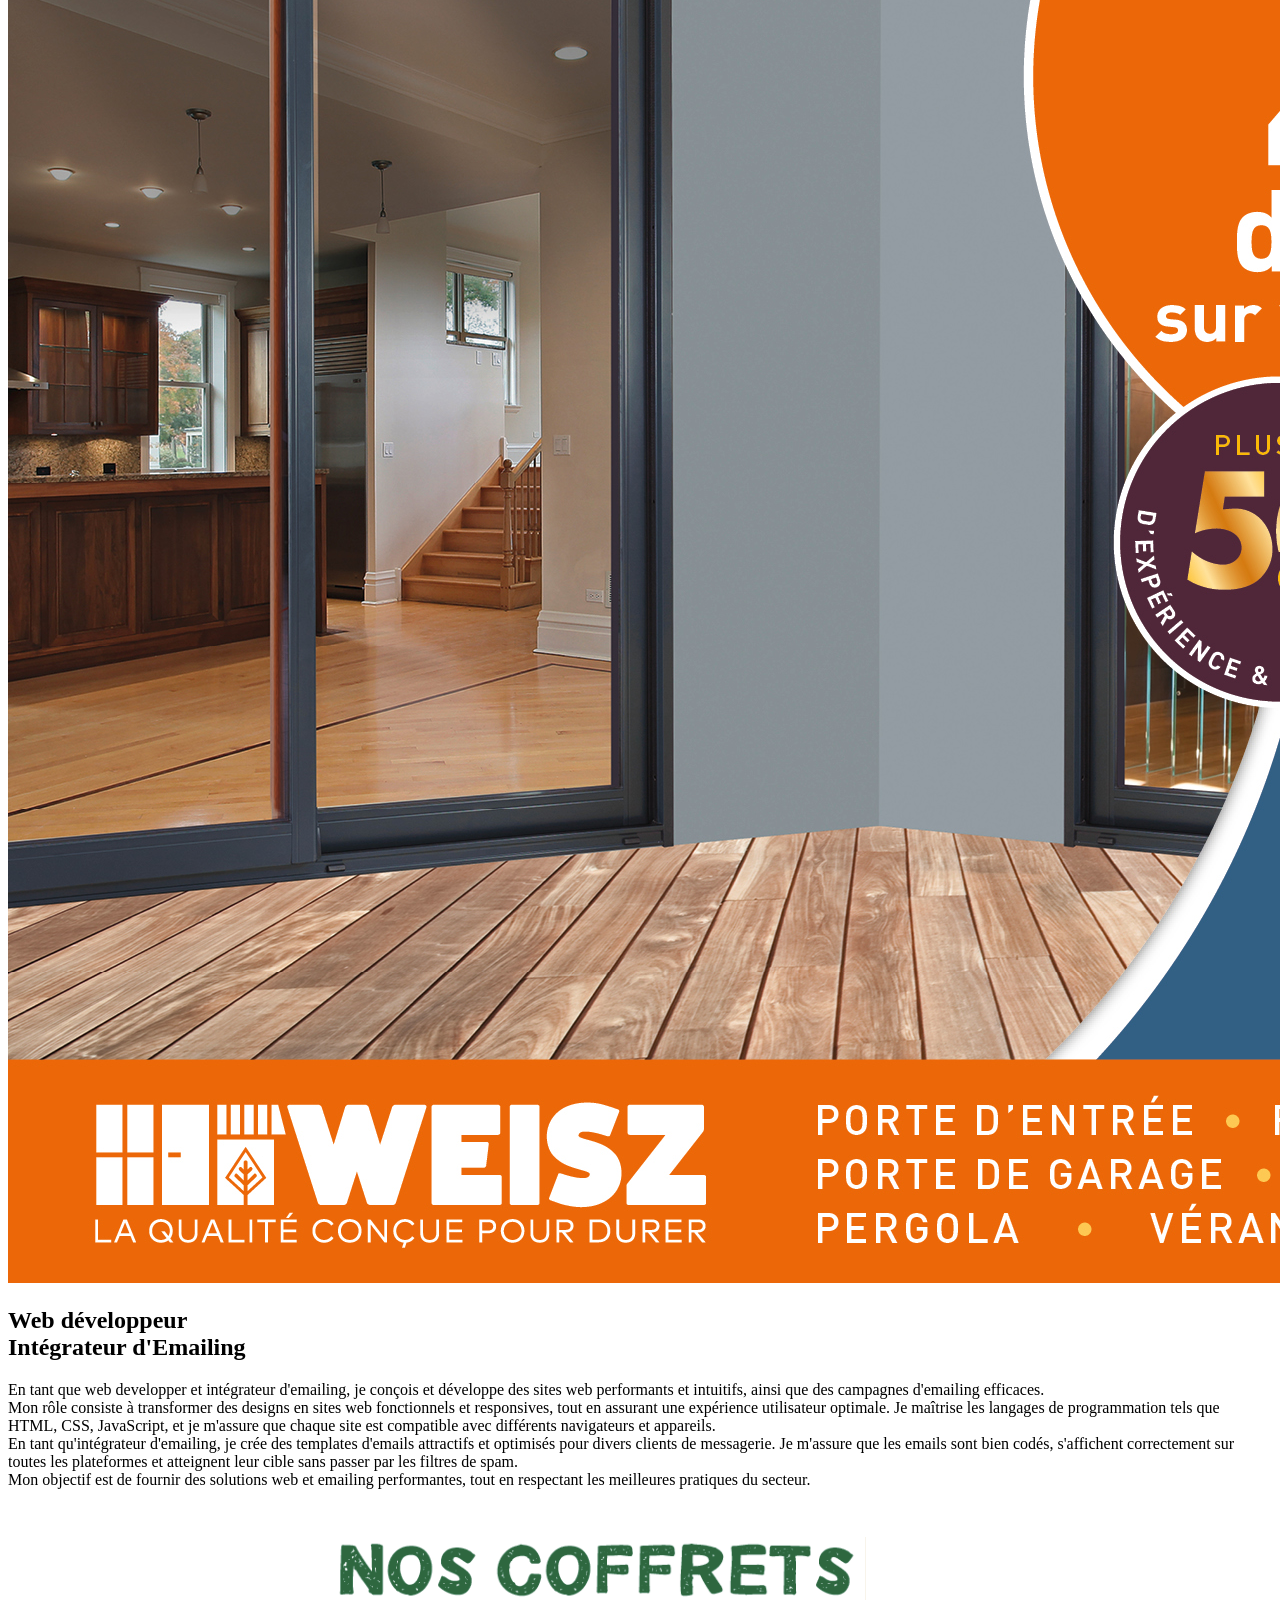
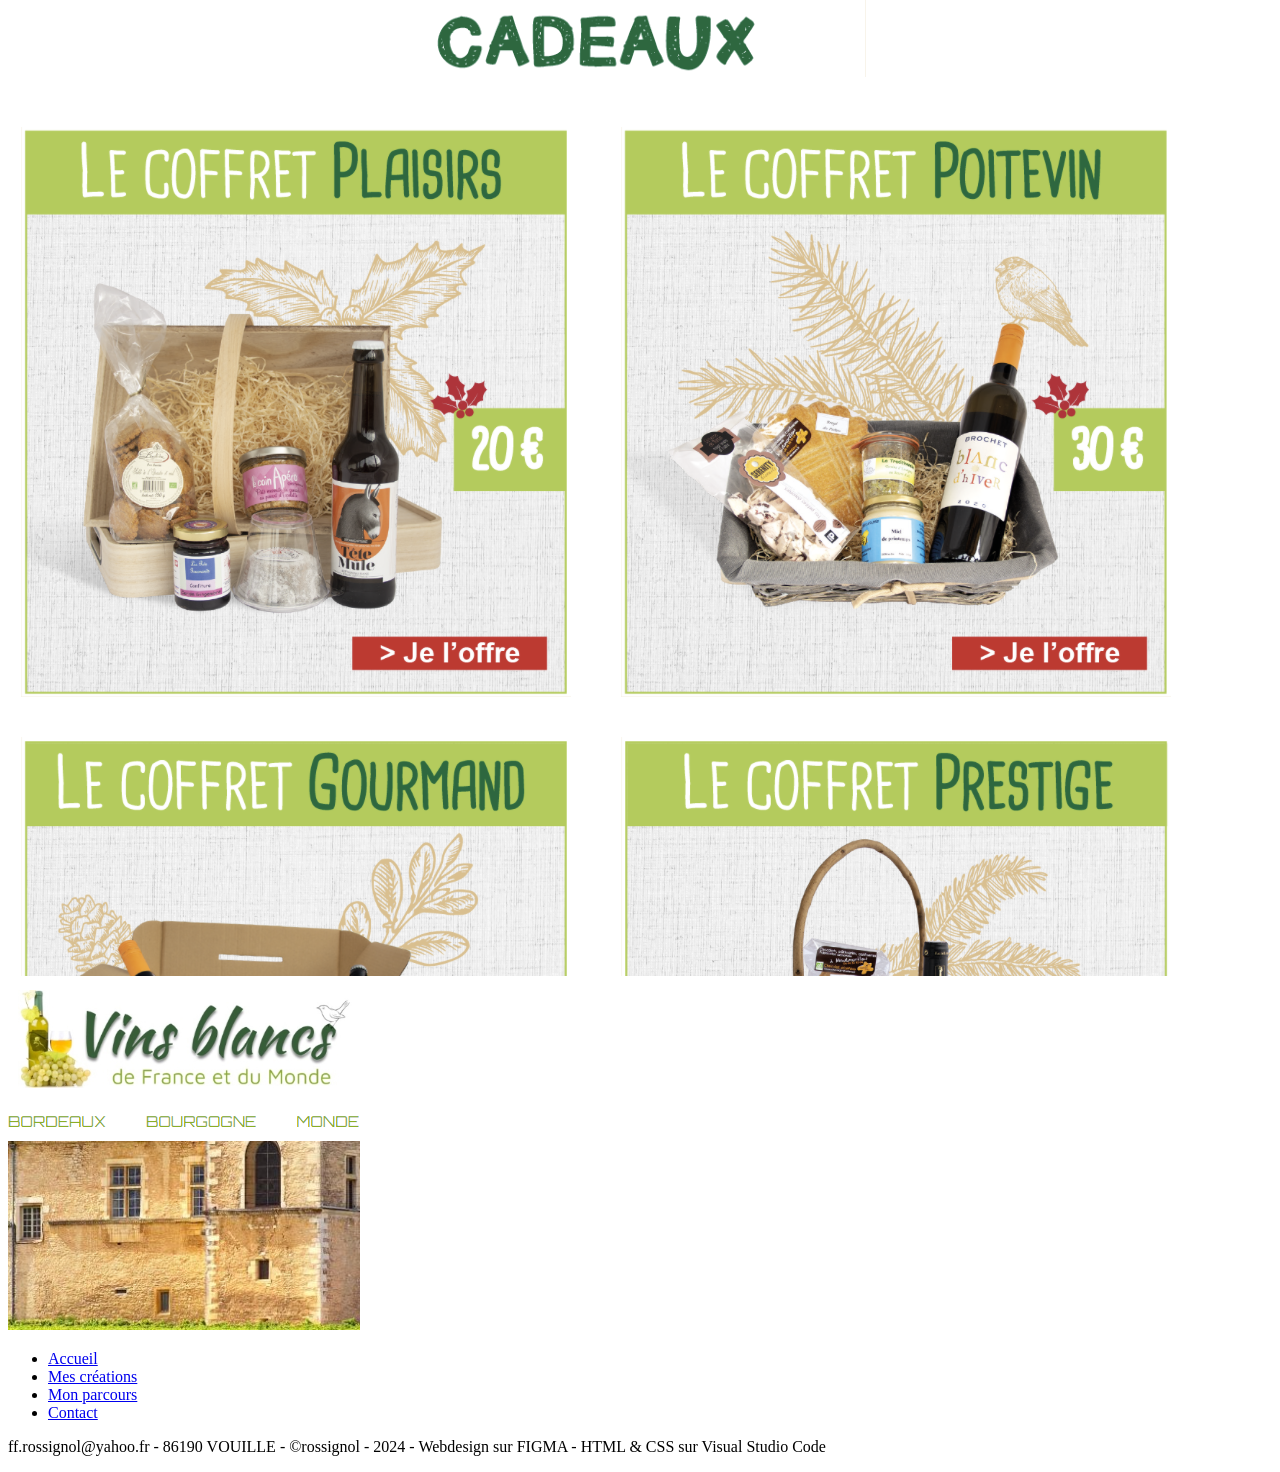
<file: index2.html>
<!DOCTYPE html>
<html lang="fr">
  <head>
    <meta charset="UTF-8" />
    <meta name="viewport" content="width=device-width, initial-scale=1.0" />
    <title>Liste de course</title>
      
      
  </head>
    
  <body>
      
    <div class="container">
  
        
<!-- partie gauche noir et fixe -->     
      <aside>
            <div>
                <img class="imagefixe" src="images/franck.png" alt="Franck Rossignol">
            </div>
            <div class="blocinfos">
                <h1 class="nom">Franck Rossignol</h1>
                <div>
                    <p class="textepresentation">Après un parcours professionnelle de plus de 35 ans comme Infographiste, Chef de studio, WebDesigner & Freelance,
                    j'ai décidé de me lancer de nouveaux défis professionnels
                    afin de faire évoluer ma carrière vers un secteur d'activité stimulant
                    et innovant les métiers du web.</p>
                    <p class="textecontact">
                        <img class="flecheverte" src="images/flecheverte1.png" alt="fleche verte">
                        <a class="textecontact" href="tel:+330662939679">
                            06 62 93 96 79
                        </a>
                    </p>
                    <p class="textecontact">
                        <img class="flecheverte" src="images/flecheverte1.png" alt="fleche verte">
                        <a class="textecontact" href="mailto:ff.rossignol@yahoo.fr">
                            ff.rossignol@yahoo.fr
                        </a>
                    </p>
                    <p class="textecontact">
                        <img class="flecheverte" src="images/flecheverte1.png" alt="fleche verte">
                        <a class="textecontact" href="images/Franck Rossignol Graphiste.pdf" target="_blank" download="CV Franck ROSSIGNOL.pdf">
                            Téléchargez mon CV
                        </a>
                    </p>
                    <p class="textecontact">
                        <img class="flecheverte" src="images/linkedin.png" alt="linkedin">
                        <a class="textecontact" href="https://www.linkedin.com/in/rossignol-franck-4a755a98/" target="_blank">
                            Linkedin
                        </a>
                    </p>
                    <div>
                        <form class="boutonensavoirplus" action="admin.html" method="GET">
                            <input type="hidden" name="id" value="1">
                            <button type="submit">Admin</button>
                        </form>
                    </div>
                </div>
            </div>
      </aside>
        
        
        
<!-- partie droite mobile sauf la navbar -->        
      <main>
          
<!-- barre de navigation -->           
        <nav class="navbar">                    
                <ul>
                    <li><a href="index.html">Accueil</a></li>
                    <li><a href="creations.html">Mes créations</a></li>
                    <li><a href="parcours.html">Mon parcours</a></li>
                    <li><a href="contact.php">Contact</a></li>
                </ul>
        </nav>
          
                  
<!-- partie centrale mobile -->        
        <div class="content">
            
<!-- section contenu avec image en fond de la DIV -->
                <div class="sectioncontenuimage">
                    <div class="imagefonddiv">
                        <div class="blocprofessions">
                            <h1 class="professions">
                                <img class="flecheverteprofessions" src="images/flecheverte1.png" alt="fleche verte">
                                Développeur web&nbsp;&&nbsp;web mobile
                            </h1>                           
                            <h1 class="professions">
                                <img class="flecheverteprofessions" src="images/flecheverte1.png" alt="fleche verte">
                                Intégrateur d'emailing
                            </h1>
                            <h1 class="professions">
                                <img class="flecheverteprofessions" src="images/flecheverte1.png" alt="fleche verte">
                                Infographiste
                            </h1>
                            <h1 class="professions">
                                <img class="flecheverteprofessions" src="images/flecheverte1.png" alt="fleche verte">
                                Webdesigner
                            </h1>                           
                        </div>
                    </div>
                </div>

<!-- section contenu avec couleur gris en fond de la DIV -->
                <section class="sectioncontenufondvert">
                    <div class="infosfondvert">
                        <h1 class="bloctitregraphiste">
                            Infographiste<br>Webdesigner
                        </h1>
                        <p class="bloctextegraphiste">En tant qu'infographiste et webdesigner, je crée des visuels attrayants et des expériences
                        utilisateur intuitives pour les sites web, ainsi que des supports de communication imprimés.<br> 
                        Mes compétences incluent la conception de maquettes graphiques, le développement de sites web 
                        responsive, et la création de brochures, affiches et cartes de visite. Je collabore étroitement 
                        avec les clients pour traduire leurs idées en designs percutants.<br> Mon expertise en typographie, 
                        couleurs et mise en page permet de donner vie aux projets numériques et imprimés avec créativité 
                        et précision.<br>
                        Mon objectif est de rendre chaque projet unique et engageant, tout en respectant 
                        les standards du web moderne et de la communication visuelle.</p>
                        
                        <div class="blocimagegraphiste">
                            <div class="blocimages">
                                 <img class="imagegraphiste" src="images/guidebio.jpg" alt="Livre Guide du Bio">
                            </div>
                            <div class="blocimages">
                                <img class="imagegraphiste" src="images/facebook.jpeg" alt="Publicité facebook">
                            </div>
                        </div>

                    </div>
                </section>


<!-- section contenu avec couleur blanc en fond de la DIV -->
                <section class="sectioncontenufondblanc">
                    <div class="infosfondblanc">
                        <h1 class="bloctitrewebdev">
                            Web développeur<br>Intégrateur d'Emailing
                        </h1>
                        <p class="bloctextewebdev">En tant que web developper et intégrateur d'emailing,
                            je conçois et développe des sites web performants et intuitifs, ainsi que des
                            campagnes d'emailing efficaces.<br>
                            Mon rôle consiste à transformer des designs en sites web fonctionnels et responsives,
                            tout en assurant une expérience utilisateur optimale. Je maîtrise les langages de
                            programmation tels que HTML, CSS, JavaScript, et je m'assure que chaque site est
                            compatible avec différents navigateurs et appareils.<br>
                            En tant qu'intégrateur d'emailing, je crée des templates d'emails attractifs et
                            optimisés pour divers clients de messagerie. Je m'assure que les emails sont bien codés,
                            s'affichent correctement sur toutes les plateformes et atteignent leur cible sans passer
                            par les filtres de spam.<br>
                            Mon objectif est de fournir des solutions web et emailing performantes, tout en respectant
                            les meilleures pratiques du secteur.</p>

                            <div class="blocimagegraphiste">
                                <div class="blocimages">
                                    <img class="imagegraphiste" src="images/emailing/emailingplaisir.png" alt="Emailing Plaisir fermier">
                                </div>
                                <div class="blocimages">
                                    <img class="imagegraphiste" src="images/siteinternet/sitevinblanc.png" alt="Site Vin blanc de france et du monde">
                                </div>
                            </div>
                    </div>
                    
                </section>

            
<!-- section footer fond vert -->
                <section class="sectionfooterfondvert">
                    <footer class="stylefooter">
                        <div class="navbarfooter">
                            <ul>
                                <li><a href="index.html">Accueil</a></li>
                                <li><a href="creations.html">Mes créations</a></li>
                                <li><a href="parcours.html">Mon parcours</a></li>
                                <li><a href="contact.php">Contact</a></li>
                            </ul>
                        </div>
                        
                        <div class="coordonnees">
                            <p class="mentions">ff.rossignol@yahoo.fr - 86190 VOUILLE - ©rossignol - 2024 -&nbsp;Webdesign&nbsp;sur&nbsp;FIGMA - HTML & CSS sur Visual Studio Code</p>
                        </div> 
                    </footer>

                </section>
            
        </div>
                 
      </main>
        
    </div>
  </body>
</html>
</file>
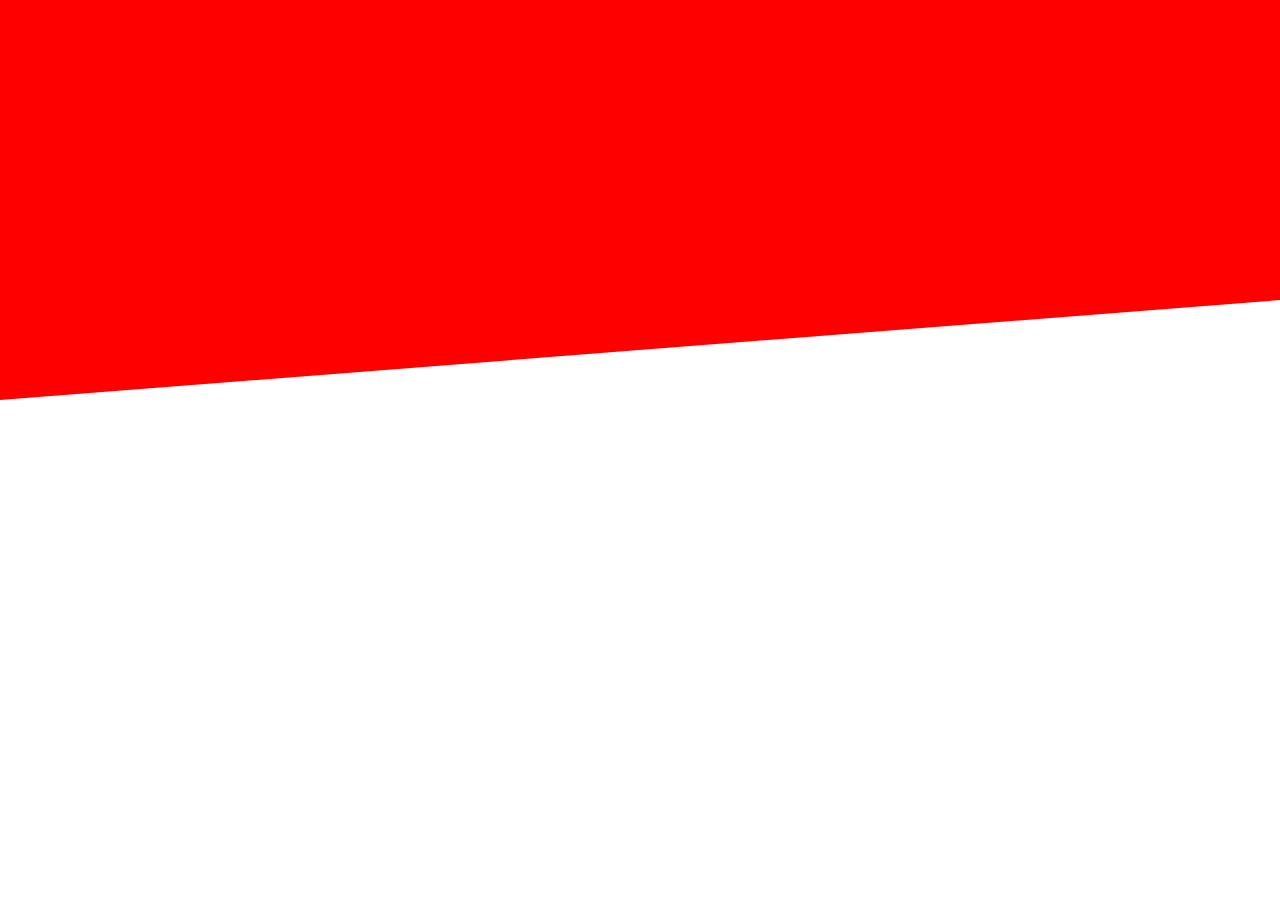
<file: page.html>
<!DOCTYPE html>
<html lang="fr">
<head>
    <meta charset="UTF-8">
    <meta name="viewport" content="width=device-width, initial-scale=1.0">
    <title>Div Diagonale</title>
    <style>
        body, html {
            margin: 0;
            padding: 0;
            height: 100%;
            width: 100%;
        }

        .diagonal-div {
            position: relative;
            width: 100%;
            height: 400px;
            background: red;
            clip-path: polygon(0 0, 100% 0, 100% 300px, 0 400px);
        }
    </style>
</head>
<body>
    <div class="diagonal-div"></div>
</body>
</html>
</file>
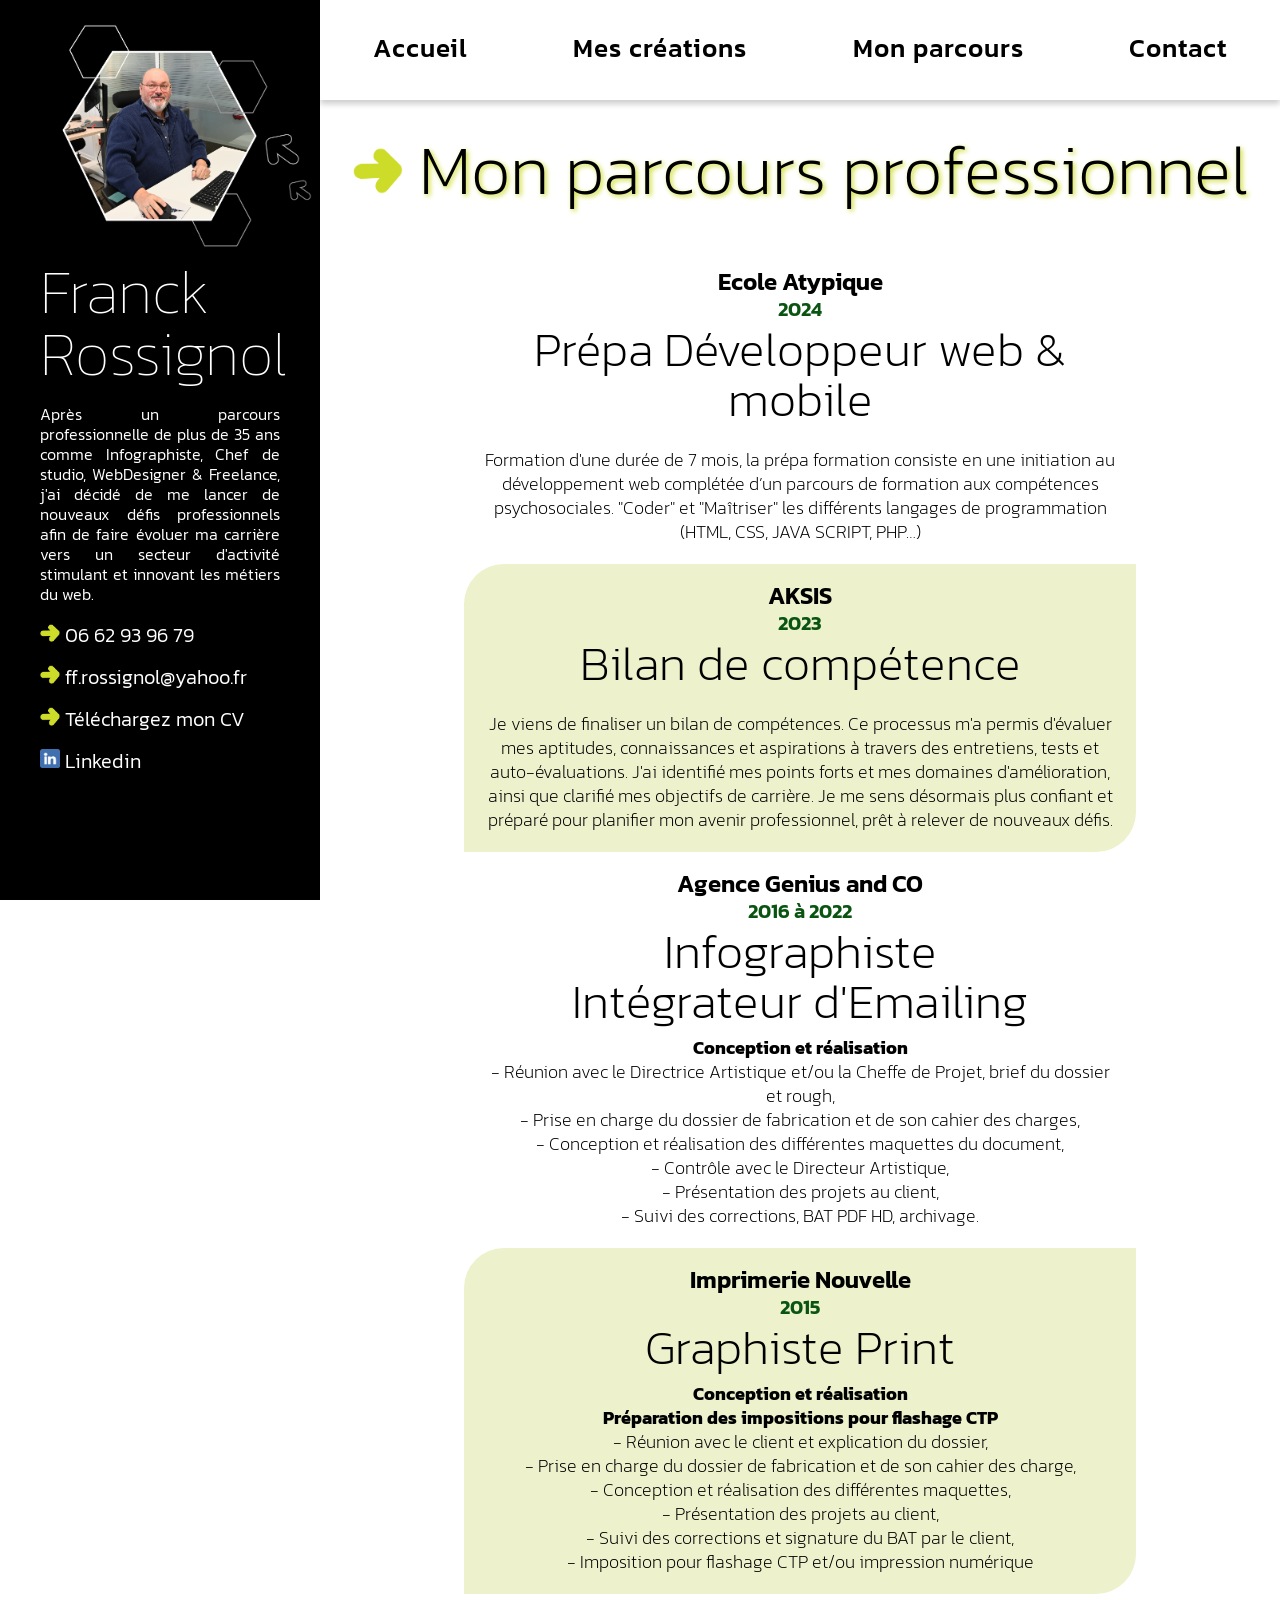
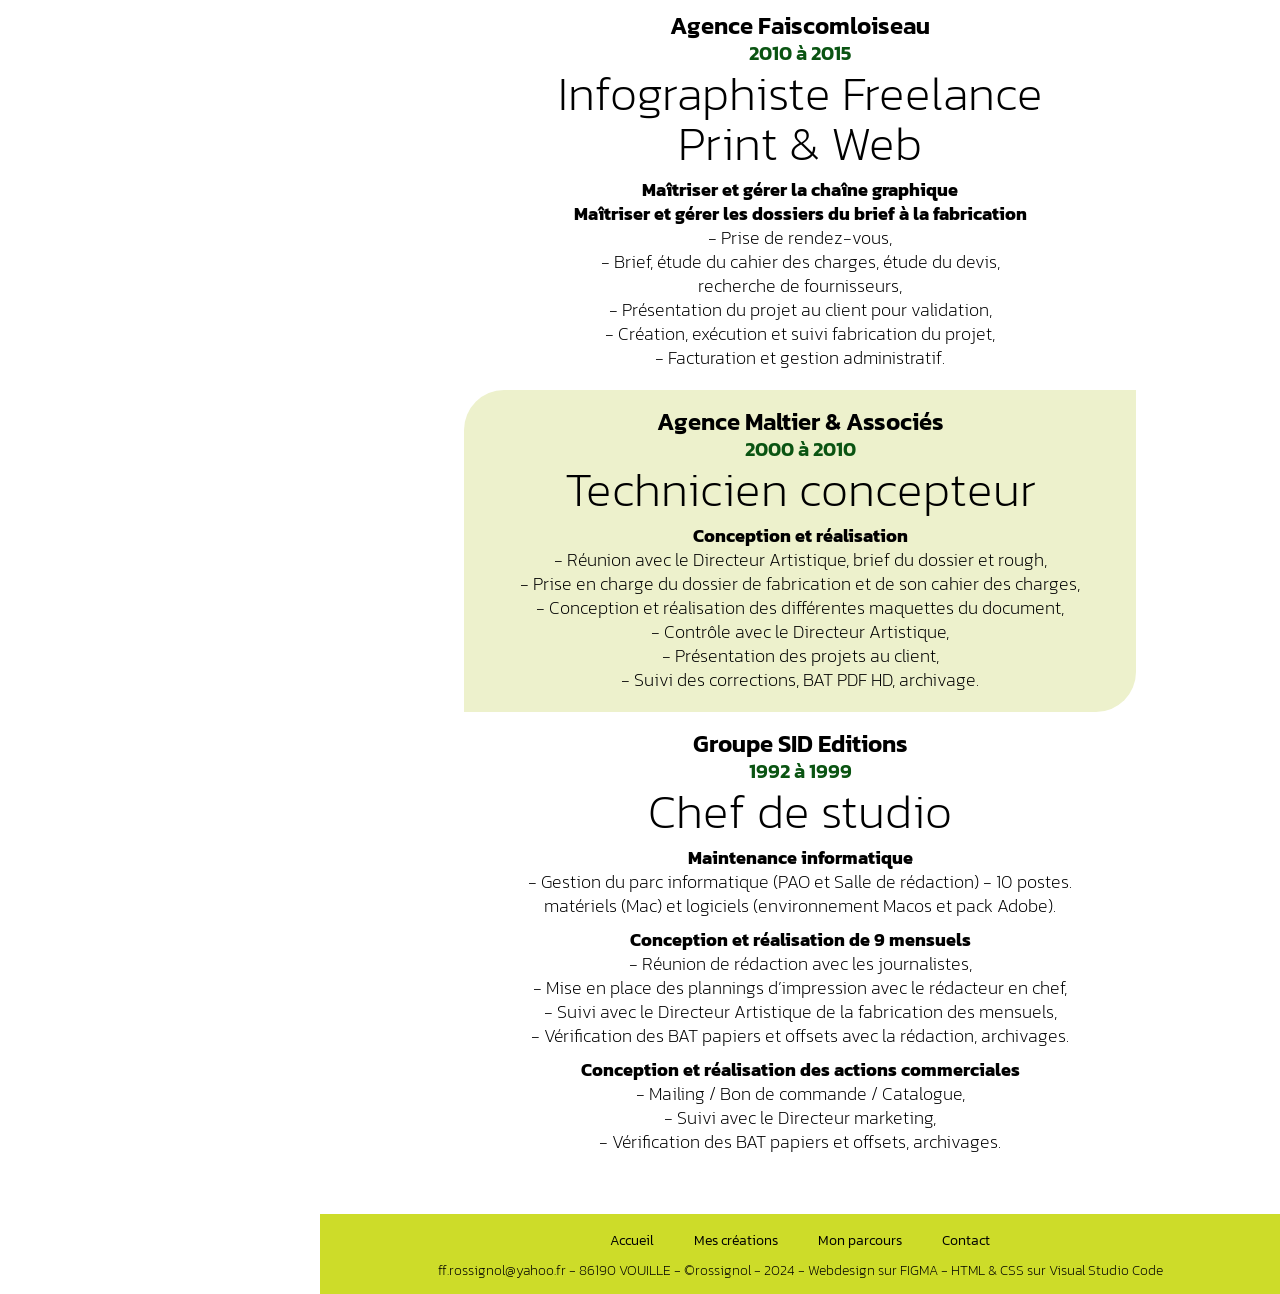
<file: parcours.html>
<!DOCTYPE html>
<html lang="fr">
  <head>
    <meta charset="UTF-8" />
      
    <link rel="stylesheet" href="styles/reset.css">
    <link rel="stylesheet" href="styles/styles.css">

    <link rel="preconnect" href="https://fonts.googleapis.com">
    <link rel="preconnect" href="https://fonts.gstatic.com" crossorigin>
    <link href="https://fonts.googleapis.com/css2?family=Kanit:ital,wght@0,100;0,200;0,300;0,400;0,500;0,600;0,700;0,800;0,900;1,100;1,200;1,300;1,400;1,500;1,600;1,700;1,800;1,900&family=Righteous&display=swap" rel="stylesheet">  
    
    <link rel="icon" href="favicon.ico">

    <meta name="viewport" content="width=device-width, initial-scale=1.0" />
    <title>Portfolio</title>
      
      
  </head>
    
  <body>
      
    <div class="container">
  
        
<!-- partie gauche noir et fixe -->     
      <aside>
            <div>
                <img class="imagefixe" src="images/franck.png" alt="Image description">
            </div>
            <div class="blocinfos">
                <h1 class="nom">Franck Rossignol</h1>
                <div>
                    <p class="textepresentation">Après un parcours professionnelle de plus de 35 ans comme Infographiste, Chef de studio, WebDesigner & Freelance,
                    j'ai décidé de me lancer de nouveaux défis professionnels
                    afin de faire évoluer ma carrière vers un secteur d'activité stimulant
                    et innovant les métiers du web.</p>
                    <p class="textecontact">
                        <img class="flecheverte" src="images/flecheverte1.png" alt="fleche verte">
                        <a class="textecontact" href="tel:+330662939679">
                            06 62 93 96 79
                        </a>
                    </p>
                    <p class="textecontact">
                        <img class="flecheverte" src="images/flecheverte1.png" alt="fleche verte">
                        <a class="textecontact" href="mailto:ff.rossignol@yahoo.fr">
                            ff.rossignol@yahoo.fr
                        </a>
                    </p>
                    <p class="textecontact">
                        <img class="flecheverte" src="images/flecheverte1.png" alt="fleche verte">
                        <a class="textecontact" href="images/Franck Rossignol Graphiste.pdf" target="_blank" download="CV Franck ROSSIGNOL.pdf">
                            Téléchargez mon CV
                        </a>
                    </p>
                    <p class="textecontact">
                        <img class="flecheverte" src="images/linkedin.png" alt="linkedin">
                        <a class="textecontact" href="https://www.linkedin.com/in/rossignol-franck-4a755a98/" target="_blank">
                            Linkedin
                        </a>
                    </p>
                </div>
            </div>
      </aside>
        
        
        
<!-- partie droite mobile sauf la navbar -->        
      <main>
          
<!-- barre de navigation -->           
        <nav class="navbar">                    
                <ul>
                    <li><a href="index.html">Accueil</a></li>
                    <li><a href="creations.html">Mes créations</a></li>
                    <li><a href="parcours.html">Mon parcours</a></li>
                    <li><a href="contact.php">Contact</a></li>
                </ul>
        </nav>
          
                  
<!-- partie centrale mobile -->        
        <div>
<!-- TITRE PAGE MES CREATIONS -->           
            <container class="blocparcours">
                <div>
                    <h1 class="titreparcours">
                        <img class="flechevertecontact" src="images/flecheverte1.png" alt="fleche verte">
                        Mon parcours professionnel
                    </h1>
                </div>



                <div class="containercreations">
                    <div class="containertxtparcours">
                    <!-- ECOLE ATYPIQUE -->
                        <div class="sectioncouleurblanc">
                            <p class="entreprise">Ecole Atypique</p>
                            <p class="annee">2024</p>
                            <p class="profession">Prépa Développeur web & mobile</p>
                            <p class="mission"><br>
                            Formation d'une durée de 7 mois, la prépa formation consiste en une initiation au développement web
                            complétée d’un parcours de formation aux compétences psychosociales.
                            "Coder" et "Maîtriser" les différents langages de programmation (HTML, CSS, JAVA SCRIPT, PHP…)</p>
                        </div>

                    <!-- AKSIS -->
                        <div class="sectioncouleurvert">
                            <p class="entreprise">AKSIS</p>
                            <p class="annee">2023</p>
                            <p class="profession">Bilan de compétence</p>
                            <p class="mission"><br>
                            Je viens de finaliser un bilan de compétences. Ce processus m'a permis d'évaluer mes aptitudes,
                            connaissances et aspirations à travers des entretiens, tests et auto-évaluations.
                            J'ai identifié mes points forts et mes domaines d'amélioration, ainsi que clarifié
                            mes objectifs de carrière. Je me sens désormais plus confiant et préparé pour planifier
                            mon avenir professionnel, prêt à relever de nouveaux défis.</p>
                        </div>

                    <!-- GENIUS AND CO -->                        
                        <div class="sectioncouleurblanc">
                            <p class="entreprise">Agence Genius and CO</p>
                            <p class="annee">2016 à 2022</p>
                            <p class="profession">Infographiste<br>Intégrateur d'Emailing</p>
                            <p class="postes">Conception et réalisation</p>
                            <p class="mission">
                            - Réunion avec le Directrice Artistique et/ou la Cheffe de Projet, brief du dossier et rough,<br>
                            - Prise en charge du dossier de fabrication et de son cahier des charges,<br>
                            - Conception et réalisation des différentes maquettes du document,<br>
                            - Contrôle avec le Directeur Artistique,<br>
                            - Présentation des projets au client,<br>
                            - Suivi des corrections, BAT PDF HD, archivage.</p>
                        </div>

                    <!-- IMPRIMERIE NOUVELLE -->
                        <div class="sectioncouleurvert">
                            <p class="entreprise">Imprimerie Nouvelle</p>
                            <p class="annee">2015</p>
                            <p class="profession">Graphiste Print</p>
                            <p class="postes"> Conception et réalisation<br>
                                Préparation des impositions pour flashage CTP</p>
                            <p class="mission">
                                - Réunion avec le client et explication du dossier,<br>
                                - Prise en charge du dossier de fabrication et de son cahier des charge,<br>
                                - Conception et réalisation des différentes maquettes,<br>
                                - Présentation des projets au client,<br>
                                - Suivi des corrections et signature du BAT par le client,<br>
                                - Imposition pour flashage CTP et/ou impression numérique</p>
                        </div>

                    <!-- FAIS COM LOISEAU -->
                        <div class="sectioncouleurblanc">
                            <p class="entreprise">Agence Faiscomloiseau</p>
                            <p class="annee">2010 à 2015</p>
                            <p class="profession">Infographiste Freelance<br>Print & Web</p>
                            <p class="postes">Maîtriser et gérer la chaîne graphique<br>
                            Maîtriser et gérer les dossiers du brief à la fabrication</p>
                            <p class="mission">
                            - Prise de rendez-vous,<br>
                            - Brief, étude du cahier des charges, étude du devis,<br>
                            recherche de fournisseurs,<br>
                            - Présentation du projet au client pour validation,<br>
                            - Création, exécution et suivi fabrication du projet,<br>
                            - Facturation et gestion administratif.</p>
                        </div>

                    <!-- MALTIER ASSOCIES -->
                        <div class="sectioncouleurvert">
                            <p class="entreprise">Agence Maltier & Associés</p>
                            <p class="annee">2000 à 2010</p>
                            <p class="profession">Technicien concepteur</p>
                            <p class="postes">Conception et réalisation</p>
                            <p class="mission">
                            - Réunion avec le Directeur Artistique, brief du dossier et rough,<br>
                            - Prise en charge du dossier de fabrication et de son cahier des charges,<br>
                            - Conception et réalisation des différentes maquettes du document,<br>
                            - Contrôle avec le Directeur Artistique,<br>
                            - Présentation des projets au client,<br>
                            - Suivi des corrections, BAT PDF HD, archivage.</p>
                        </div>

                    <!-- GROUPE SID EDITIONS -->
                        <div class="sectioncouleurblanc">
                            <p class="entreprise">Groupe SID Editions</p>
                            <p class="annee">1992 à 1999</p>
                            <p class="profession">Chef de studio</p>
                            <p class="postes">Maintenance informatique</p>
                            <p class="mission">
                            - Gestion du parc informatique (PAO et Salle de rédaction) - 10 postes.<br>
                            matériels (Mac) et logiciels (environnement Macos et pack Adobe).</p>

                            <p class="postes">Conception et réalisation de 9 mensuels</p>
                            <p class="mission">  
                            - Réunion de rédaction avec les journalistes,<br>
                            - Mise en place des plannings d’impression avec le rédacteur en chef,<br>
                            - Suivi avec le Directeur Artistique de la fabrication des mensuels,<br>
                            - Vérification des BAT papiers et offsets avec la rédaction, archivages.</p> 

                            <p class="postes">Conception et réalisation des actions commerciales</p>
                            <p class="mission">
                            - Mailing / Bon de commande / Catalogue,<br>
                            - Suivi avec le Directeur marketing,<br>
                            - Vérification des BAT papiers et offsets, archivages.</p>
                        </div>



                    </div>                    
                </div>
            </container>       
            
          
<!-- section footer fond vert -->
            <section class="sectionfooterfondvert">
                    <footer class="stylefooter">
                        <div class="navbarfooter">
                            <ul>
                                <li><a href="index.html">Accueil</a></li>
                                <li><a href="creations.html">Mes créations</a></li>
                                <li><a href="parcours.html">Mon parcours</a></li>
                                <li><a href="contact.php">Contact</a></li>
                            </ul>
                        </div>
                        
                        <div class="coordonnees">
                            <p class="mentions">ff.rossignol@yahoo.fr - 86190 VOUILLE - ©rossignol - 2024 -&nbsp;Webdesign&nbsp;sur&nbsp;FIGMA - HTML & CSS sur Visual Studio Code</p>
                        </div>
                    </footer>

            </section>
            
        </div>
                 
      </main>
        
    </div>
  </body>
</html>
</file>
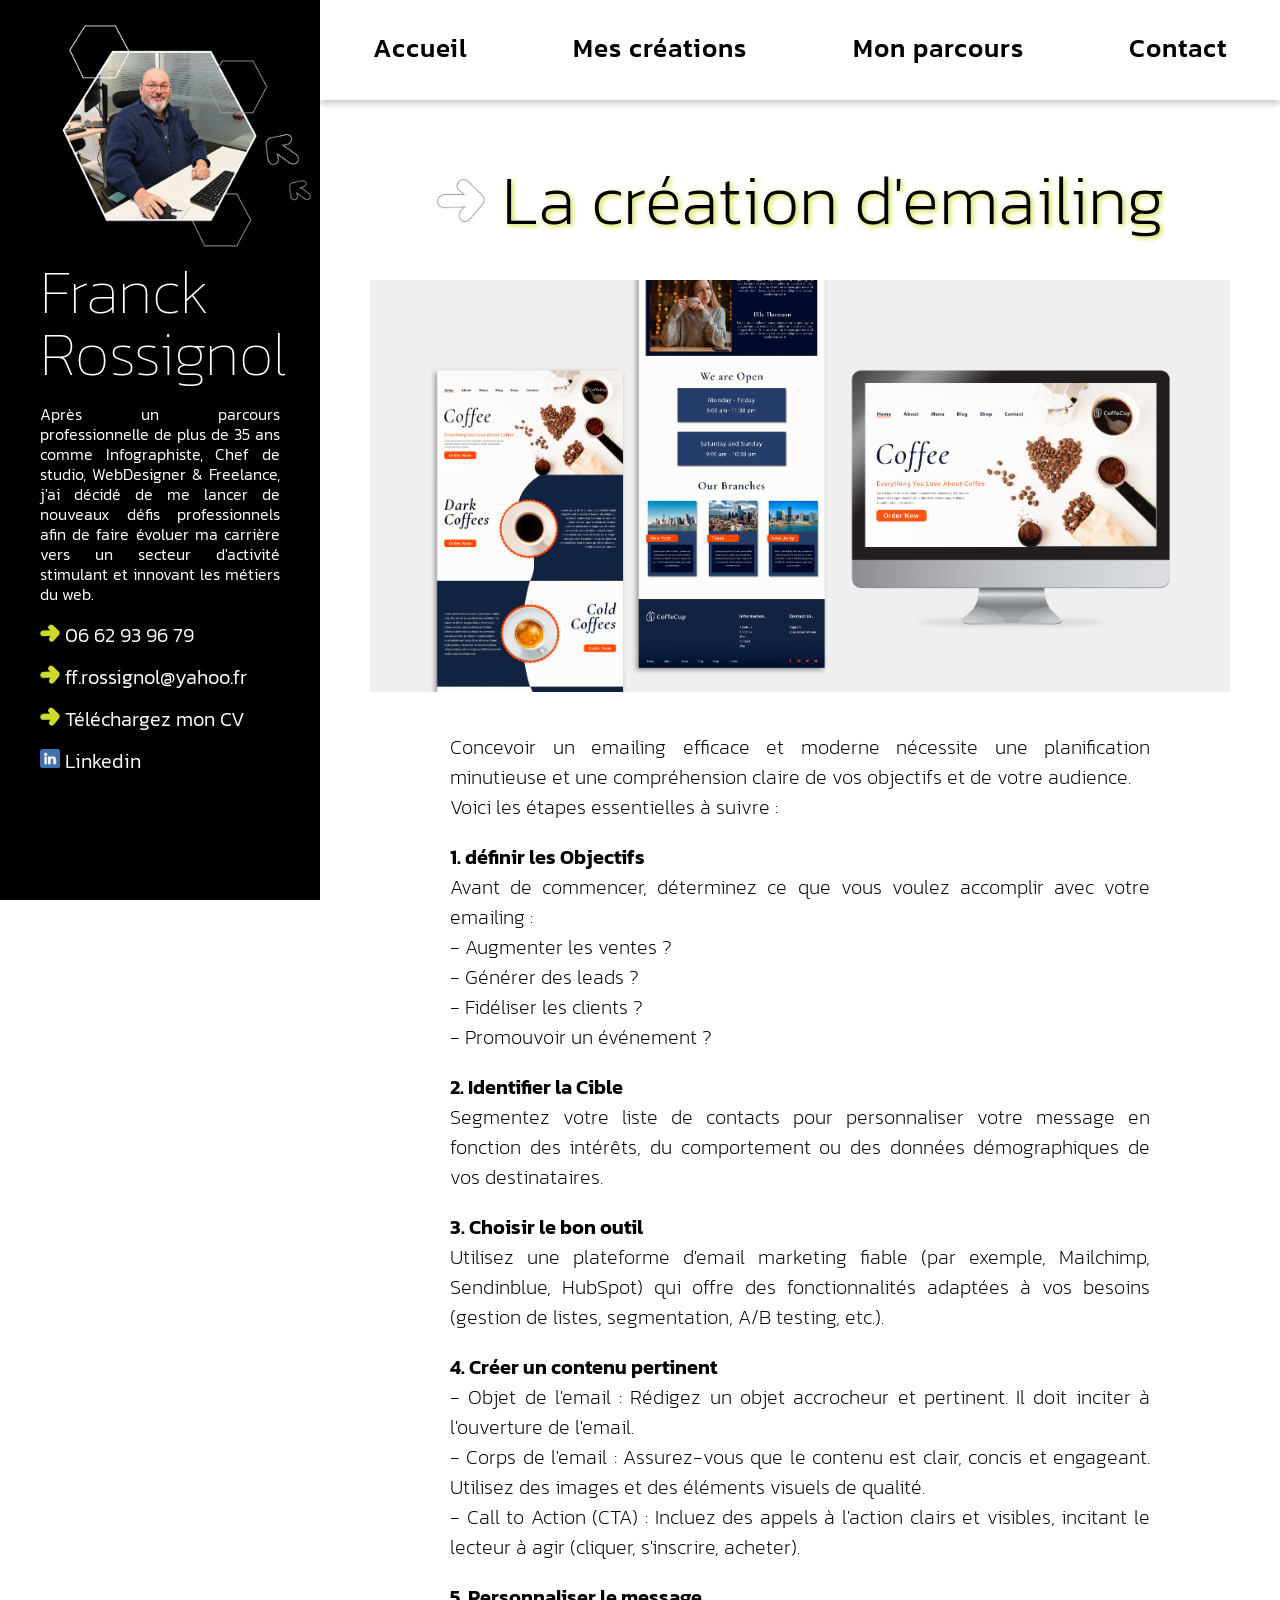
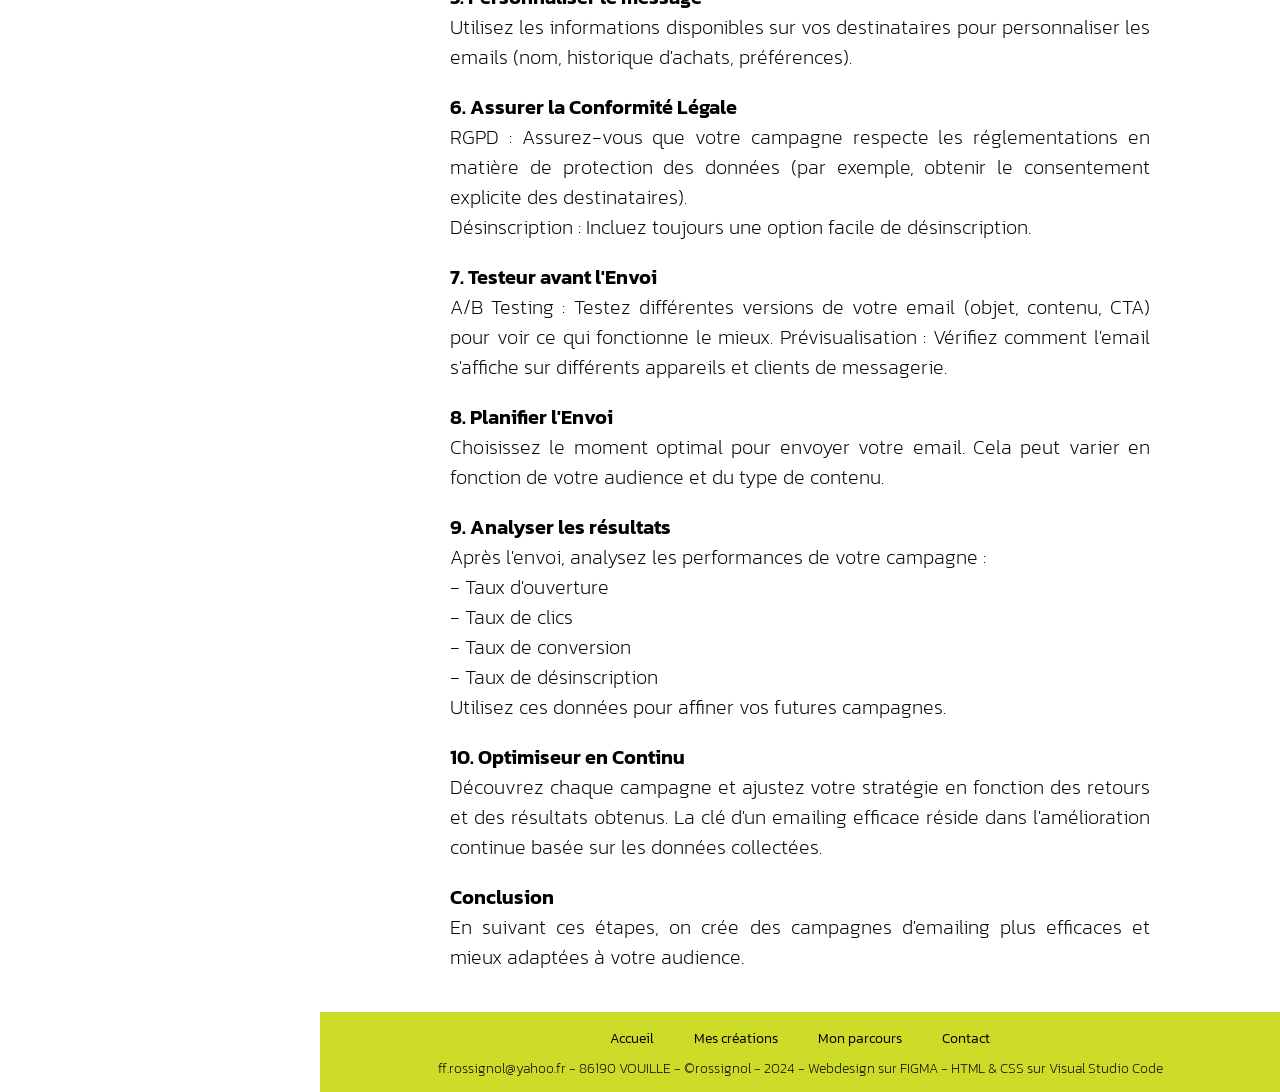
<file: theme.html>
<!DOCTYPE html>
<html lang="en">
  <head>
    <meta charset="UTF-8" />
      
    <link rel="stylesheet" href="styles/reset.css">

    <link rel="stylesheet" href="styles/styles.css">

    <link rel="preconnect" href="https://fonts.googleapis.com">
    <link rel="preconnect" href="https://fonts.gstatic.com" crossorigin>
    <link href="https://fonts.googleapis.com/css2?family=Kanit:ital,wght@0,100;0,200;0,300;0,400;0,500;0,600;0,700;0,800;0,900;1,100;1,200;1,300;1,400;1,500;1,600;1,700;1,800;1,900&family=Righteous&display=swap" rel="stylesheet">  
      
    <meta name="viewport" content="width=device-width, initial-scale=1.0" />
    <title>Portfolio</title>
      
      
  </head>
    
  <body>
      
    <div class="container">
  
        
<!-- partie gauche noir et fixe -->     
      <aside>
            <div>
                <img class="imagefixe" src="images/franck.png" alt="Image description">
            </div>
            <div class="blocinfos">
                <h1 class="nom">Franck Rossignol</h1>
                <div>
                    <p class="textepresentation">Après un parcours professionnelle de plus de 35 ans comme Infographiste, Chef de studio, WebDesigner & Freelance,
                    j'ai décidé de me lancer de nouveaux défis professionnels
                    afin de faire évoluer ma carrière vers un secteur d'activité stimulant
                    et innovant les métiers du web.</p>
                    <p class="textecontact">
                        <img class="flecheverte" src="images/flecheverte1.png" alt="fleche verte">
                        <a class="textecontact" href="tel:+330662939679">
                            06 62 93 96 79
                        </a>
                    </p>
                    <p class="textecontact">
                        <img class="flecheverte" src="images/flecheverte1.png" alt="fleche verte">
                        <a class="textecontact" href="mailto:ff.rossignol@yahoo.fr">
                            ff.rossignol@yahoo.fr
                        </a>
                    </p>
                    <p class="textecontact">
                        <img class="flecheverte" src="images/flecheverte1.png" alt="fleche verte">
                        <a class="textecontact" href="images/Franck Rossignol Graphiste.pdf" target="_blank" download="CV Franck ROSSIGNOL.pdf">
                            Téléchargez mon CV
                        </a>
                    </p>
                    <p class="textecontact">
                        <img class="flecheverte" src="images/linkedin.png" alt="linkedin">
                        <a class="textecontact" href="https://www.linkedin.com/in/rossignol-franck-4a755a98/" target="_blank">
                            Linkedin
                        </a>
                    </p>
                </div>
            </div>
      </aside>
        
        
        
<!-- partie droite mobile sauf la navbar -->        
      <main>
          
<!-- barre de navigation -->           
        <nav class="navbar">                    
                <ul>
                    <li><a href="index.html">Accueil</a></li>
                    <li><a href="creations.html">Mes créations</a></li>
                    <li><a href="parcours.html">Mon parcours</a></li>
                    <li><a href="contact.php">Contact</a></li>
                </ul>
        </nav>
          
                  
<!-- partie centrale mobile -->        
        <div>
<!-- TITRE PAGE MES CREATIONS -->           
            <container class="bloccreations">
                <div>
                    <h1 class="titrecreations">
                        <img class="flechevertecontact" src="images/contourgris.png" alt="fleche verte">
                        La création d'emailing
                    </h1>
                </div>


                <div class="blocimageemailing">
                    <div>
                        <img class="imageemailing" src="images/emailing.jpg" alt="Image description 2">
                    </div>
                </div>


                
                <div class="containercreations">
                    <div class="containertxtemailing">  
                      <div>
                        <p class="descriptionemailing">
                            Concevoir un emailing efficace et moderne nécessite une planification minutieuse et une compréhension claire de vos objectifs et de votre audience.<br>
                            Voici les étapes essentielles à suivre :
                        </p>

                        <p class="soustitreemailing">1. définir les Objectifs</p>
                        <p class="descriptionemailing">Avant de commencer, déterminez ce que vous voulez accomplir avec votre emailing :<br>
                        - Augmenter les ventes ?<br>
                        - Générer des leads ?<br>
                        - Fidéliser les clients ?<br>
                        - Promouvoir un événement ?<br>       
                        </p>

                        <p class="soustitreemailing">2. Identifier la Cible</p>
                        <p class="descriptionemailing">Segmentez votre liste de contacts pour personnaliser votre message en fonction des intérêts, du comportement ou des données démographiques de vos destinataires.</p>

                        <p class="soustitreemailing">3. Choisir le bon outil</p>
                        <p class="descriptionemailing">Utilisez une plateforme d'email marketing fiable (par exemple, Mailchimp, Sendinblue, HubSpot) qui offre des fonctionnalités adaptées à vos besoins (gestion de listes, segmentation, A/B testing, etc.).</p>

                        <p class="soustitreemailing">4. Créer un contenu pertinent</p>
                        <p class="descriptionemailing">
                        - Objet de l'email : Rédigez un objet accrocheur et pertinent. Il doit inciter à l'ouverture de l'email.<br>
                        - Corps de l'email : Assurez-vous que le contenu est clair, concis et engageant. Utilisez des images et des éléments visuels de qualité.<br>
                        - Call to Action (CTA) : Incluez des appels à l'action clairs et visibles, incitant le lecteur à agir (cliquer, s'inscrire, acheter).

                        <p class="soustitreemailing">5. Personnaliser le message</p>
                        <p class="descriptionemailing">Utilisez les informations disponibles sur vos destinataires pour personnaliser les emails (nom, historique d'achats, préférences).</p>

                        <p class="soustitreemailing">6. Assurer la Conformité Légale</p>
                        <p class="descriptionemailing">RGPD : Assurez-vous que votre campagne respecte les réglementations en matière de protection des données (par exemple, obtenir le consentement explicite des destinataires).<br>
                        Désinscription : Incluez toujours une option facile de désinscription.</p>

                        <p class="soustitreemailing">7. Testeur avant l'Envoi</p>
                        <p class="descriptionemailing">A/B Testing : Testez différentes versions de votre email (objet, contenu, CTA) pour voir ce qui fonctionne le mieux.
                        Prévisualisation : Vérifiez comment l'email s'affiche sur différents appareils et clients de messagerie.</p>

                        <p class="soustitreemailing">8. Planifier l'Envoi</p>
                        <p class="descriptionemailing">Choisissez le moment optimal pour envoyer votre email. Cela peut varier en fonction de votre audience et du type de contenu.</p>

                        <p class="soustitreemailing">9. Analyser les résultats</p>
                        <p class="descriptionemailing">Après l'envoi, analysez les performances de votre campagne :<br>
                        - Taux d'ouverture<br>
                        - Taux de clics<br>
                        - Taux de conversion<br>
                        - Taux de désinscription<br>
                        Utilisez ces données pour affiner vos futures campagnes.</p>

                        <p class="soustitreemailing">10. Optimiseur en Continu</p>
                        <p class="descriptionemailing">Découvrez chaque campagne et ajustez votre stratégie en fonction des retours et des résultats obtenus.
                        La clé d'un emailing efficace réside dans l'amélioration continue basée sur les données collectées.</p>

                        <p class="soustitreemailing">Conclusion</p>
                        <p class="descriptionemailing">En suivant ces étapes, on crée des campagnes d'emailing plus efficaces et mieux adaptées à votre audience.</p>







                        </p>
                      </div>
                    </div>

                    
                </div>
            </container>
           
            
          
<!-- section footer fond vert -->
            <section class="sectionfooterfondvert">
                    <footer class="stylefooter">
                        <div class="navbarfooter">
                            <ul>
                                <li><a href="index.html">Accueil</a></li>
                                <li><a href="creations.html">Mes créations</a></li>
                                <li><a href="parcours.html">Mon parcours</a></li>
                                <li><a href="contact.php">Contact</a></li>
                            </ul>
                        </div>
                        
                        <div class="coordonnees">
                            <p class="mentions">ff.rossignol@yahoo.fr - 86190 VOUILLE - ©rossignol - 2024 -&nbsp;Webdesign&nbsp;sur&nbsp;FIGMA - HTML & CSS sur Visual Studio Code</p>
                        </div>
                    </footer>

            </section>
            
        </div>
                 
      </main>
        
    </div>
  </body>
</html>
</file>
<file: styles/styles.css>
* {
    box-sizing: border-box;
    margin: 0;
    font-family: "Kanit", sans-serif;
}

body {
    font-family: "Kanit", sans-serif;
}

h1{
    font-family: "Kanit", sans-serif;
}

h2{
  font-family: "Kanit", sans-serif;
  font-size: 36px;
  line-height: 40px;
  text-align: center;
  padding: 20px 0px 40px 0px;
}

p {
    font-family: "Kanit", sans-serif;
    font-weight: 300;
    font-size: 16px;
    line-height: 20px;
}

a {
  font-family: "Kanit", sans-serif;
  font-size: 16px;
}

.container {
    background: #ffffff;
    display: flex;
}




/*partie gauche noir et fixe*/
aside {
  height: 100vh;
  position: sticky;
  top: 0;
  min-width: 300px;
  width: 25%;
  background: black;
}
.imagefixe {
  width: 100%;
  margin: 0 auto;
}
.blocinfos{
  width: 100%;
  display: flex;
  flex-direction: column;
  text-align: center;
  margin: 0 auto;
  padding: 0px 40px 0px 40px;
}
.nom {
  font-size:62px;
  font-weight: lighter;
  text-align: left;
  color: #ffffff;
  padding: 0px 0px 20px 0px;
}
.textepresentation {
  text-align: justify;
  font-weight:300;
  font-size: 16px;
  line-height: 20px;
  height: auto;
  color: #ffffff;
}
.textecontact {
  text-align: left;
  font-weight:300;
  font-size: 20px;
  height: auto;
  color: #ffffff;
  padding: 20px 0px 0px 0px;
  text-decoration: none;
}
.flecheverte {
    width: 20px;
}






/* Section NAVBAR */
nav {
  width: 100%;
  height: 100px;
  background: #ffffff;
  top: 0;
  position: sticky;
  flex-direction: column;
  box-shadow: 0 4px 6px rgba(0, 0, 0, 0.2); /* Ombre portée */
}
.navbar ul {
  list-style: none;
  display: flex;
  justify-content: space-around;
  /* margin: 30px; */
}
.navbar ul li a {
  text-align: center;
  font-weight: 500;
  font-size: 26px;
  letter-spacing:1px;
  color: #000000;
  text-decoration: none;
  display: block;
  padding: 35px;
}
.navbar ul li a:hover {
  font-weight: 500;
  color: #e1eb7d;
  background-color:#494b48;
  font-size: 26px;
  border-radius: 5px;
  cursor: pointer;
  padding: 15px;
  letter-spacing:1px;
}







main {
  flex: 1;
  background: #ffffff;
}



/* Section image de fond et titre métiers */
.sectioncontenuimage {
  align-items: center;
  height: 100vh;
}
.imagefonddiv {
  width: 100%;
  height: 100%;
  background-image: url("../images/imagefond2.jpg");
  background-size: cover; /* Pour que l'image couvre tout le div */
  background-position: center; /* Pour centrer l'image */
  background-repeat: no-repeat; /* Pour éviter la répétition de l'image */
}
/* style 4 métiers bloc central */
.blocprofessions{
  width: 100%;
  height: 100%;
  padding: 100px 0px 0px 60px;
}
.professions {
  /* width: 100vh; */
  font-family: "Kanit", sans-serif;
  font-size:80px;
  line-height: 100px;
  font-weight: 200;
  text-align: left;
  color: #000000;
  padding: 0px 0px 20px 0px;
  text-shadow: 2px 2px 5px rgba(205, 220, 41, 2);
}
.flecheverteprofessions {
  width: 50px;
}



/* section fond vert */
.sectioncontenufondvert {
  background-color: #CDDC29;
  width: 100%;
  height: 100%;
  display: flex;
  /* align-items: center; */
  justify-content: center;
  padding: 80px;
}
/* .infosfondvert {
    width: 70%;
    display: flex;
    align-items: left;
    justify-content: left;
    flex-direction: column;
}
.bloctitregraphiste {
    width: 100%;
    font-size:70px;
    line-height: 80px;
    font-weight: 200;
    text-align: left;
    color: #000000;
    padding: 30px 30px 20px 0px;
    flex-direction: column;
}
.bloctextegraphiste {
  width: 100%;
  font-size:22px;
  line-height: 30px;
  font-weight: 200;
  text-align: justify;
  flex-direction: column;
  color: #000000;
  padding: 0px 0px 20px 0px;
}
.blocimagegraphiste{
  width: 100%;
  display: flex;
  align-items: center;
  justify-content: center;
  padding: 0px 0px 40px 0px;
} 
.blocimages{
  width: 100%;
  height: 350px;
  display: flex;
  align-items: center;
  justify-content: center;
  flex-direction: column;
  gap: 40px;
  margin: 0 auto;
}
.imagegraphiste{
  width: 100%;
  height: 100%;
  object-fit: cover;
  padding: 0px 10px 0px 10px;
} */


/* section fond blanc */
.sectioncontenufondblanc {
  background-color: #ffffff;
  width: 100%;
  height: 100%;
  display: flex;
  align-items: center;
  display: flex;
  justify-content: center;
  padding: 40px;
}
/* .infosfondblanc {
  width: 70%;
  display: flex;
  align-items: left;
  justify-content: left;
  flex-direction: column;
}
.bloctitrewebdev {
  width: 100%;
  font-size:70px;
  line-height: 80px;
  font-weight: 200;
  text-align: left;
  color: #000000;
  padding: 40px 0px 20px 0px;
}
.bloctextewebdev {
  width: 100%;
  font-size:22px;
  line-height: 30px;
  font-weight: 200;
  text-align: justify;
  color: #000000;
  padding: 0px 0px 30px 0px;
} */






/* style page creations */   
.bloccreations{
  /* width: 100%; */
  height: 100%;
  display: flex;
  flex-direction: column;
  align-items: center;
  margin: 0 auto;
  padding: 30px 0px 0px 0px;
}
.bloccreations2{
  /* width: 100vh; */
  display: flex;
  flex-direction: column;
  justify-content: center;
  align-items: center;
  margin: 0 auto;
}
.titrecreations {
  /* width: 100vh; */
  font-family: "Kanit", sans-serif;
  font-size:70px;
  line-height: 80px;
  font-weight: 200;
  text-align: center;
  color: #000000;
  text-shadow: 2px 2px 5px rgba(205, 220, 41, 2);
  padding: 30px 0px 40px 0px;
}
/* style photo thematique central */
.containercreations {
  display: flex;
  margin: 0 auto;
  gap: 40px;
  padding: 0px 0px 40px 0px;
  width: 100%;
  flex-direction: column;
  justify-content: center;
  align-items: center;
}
.card {
  background-color: white;
  border: 1px solid #bbbbbb;
  border-radius: 8px;
  box-shadow: 1px 1px 3px rgba(205, 220, 41, 2);
  /* padding: 20px; */
  gap: 20px;
  width: 50%;
  height: 100%;
  flex-direction: column;

}
.containerimage {
  width: 100%;
  height: 330px;
}
.image {
  width: 100%;
  height: 100%;
  object-fit: cover;
  object-position:top;
  padding: 10px;
}
.travaux {
  width: 100%;
  color: #000000;
  font-weight: 300;
  font-size: 40px;
  line-height: 30px;
  text-align: center;
  padding: 20px 0px 10px 0px;
}
.description {
  width: 100%;
  font-size: 1em;
  line-height: 20px;
  color:#000000;
  text-align: justify;
  padding: 10px 10px 0px 10px;
}
.form {
  width: 150px;
  height: 35px;
  margin: 0 auto;
}
.boutton {
  font-family: "Kanit", sans-serif;
  width: 120px;
  background-color: white;
  color:  #000000;
  border: 1px solid  #CDDC29;
  /* padding: 10px 20px; */
  font-size: 1em;
  border-radius: 5px;
  cursor: pointer;
  transition: background-color 0.3s, color 0.3s, border-color 0.3s;
}
.boutton:hover {
  font-size: 1em;
  background-color: #000000;
  border-color: #000000;
  color:  #ffffff;
}









/* style page emailing */
.containertxtemailing{
  width: 700px;
  padding: 40px 0px 0px 0px;
}
.blocimageemailing{
  max-width: 900px;
  display: flex;
  align-items: center;
  justify-content: center;
} 
.imageemailing{
  width: 100%;
  /* height: 500px; */
  display: flex;
  align-items: center;
  justify-content: center;
  padding: 0px 20px 0px 20px;
  object-fit: cover;
}
.soustitreemailing {
  font-size:20px;
  line-height: 30px;
  font-weight: 600;
  color:#000000;
  text-align: justify;
  padding: 20px 0px 0px 0px;
}
.descriptionemailing {
  font-size:20px;
  line-height: 30px;
  font-weight: 200;
  color:#000000;
  text-align: justify;
  padding: 0px 0px 0px 0px;
}



/* style page realisation PHP */
.containerrealisations {
  width: 60%;
  display: flex;
  margin: 0 auto;
  justify-content: center;
  align-items: center;
}
.titrerealisation {
  width: 100%;
  font-family: "Kanit", sans-serif;
  font-size:50px;
  line-height: 60px;
  font-weight: 200;
  text-align: center;
  color: #000000;
  padding: 20px 0px 20px 0px;
  text-shadow: 2px 2px 5px rgba(205, 220, 41, 2);
}
.descriptionrealisation {
  width: 100%;
  font-size:16px;
  line-height: 24px;
  font-weight: 200;
  color:#000000;
  text-align: justify;
  margin: 20px 0px 20px 0px;
}
.blocimagerealisation{
  max-width: 100%;
  display: flex;
  align-items: center;
  justify-content: center;
} 
.imagerealisation{
  width: 100%;
  /* height: 500px; */
  display: flex;
  align-items: center;
  justify-content: center;
  padding: 0px 20px 0px 20px;
  object-fit: cover;
}
.imagelisterealisation {
  width: 400px;
  height: 330px;
}





/* style page parcours professionnel */   
.containertxtparcours{
  width: 100%;
}
.blocparcours{
  width: 100%;
  display: flex;
  flex-direction: column;
  align-items: center;
  margin: 0 auto;
  padding: 30px 0px 0px 0px;
}
.sectioncouleurblanc{
  width: 70%;
  height: 100%;
  background-color: #ffffff;
  padding: 20px 20px 20px 20px;
  margin: 0 auto;
}
.sectioncouleurvert{
  width: 70%;
  height: 100%;
  background-color: #edf1cc;
  padding: 20px 20px 20px 20px;
  border-radius: 40px 0px 40px 0px;
  margin: 0 auto;
}
.titreparcours {
  font-family: "Kanit", sans-serif;
  font-size:70px;
  line-height: 80px;
  font-weight: 200;
  text-align: center;
  color: #000000;
  text-shadow: 2px 2px 5px rgba(205, 220, 41, 2);
  padding: 0px 0px 40px 0px;
}
.entreprise {
  font-size:24px;
  line-height: 24px;
  font-weight: 600;
  color:#000000;
  text-align: center;
}
.annee {
  font-size:20px;
  line-height: 30px;
  font-weight: 600;
  color: #0a5412;
  text-align: center;
}
.profession {
  font-size:48px;
  line-height: 50px;
  font-weight: 200;
  color:#000000;
  text-align: center;
}
.postes {
  font-size:18px;
  line-height: 24px;
  font-weight: bold;
  color:#000000;
  text-align: center;
  padding: 10px 0px 0px 0px;
}
.mission {
  font-size:18px;
  line-height: 24px;
  font-weight: 200;
  color:#000000;
  text-align: center;
}


/* style page GESTION DE MON SITE */ 
.blocgestion{
  width: 100%;
  height: 100%;
  display: flex;
  flex-direction: column;
  align-items: center;
  margin: 0 auto;
  padding: 80px 0px 0px 0px;
}
.boutonadmingestion {
  display: flex;
  justify-content: center;
  align-items: center;
  width: 300px;
  height: 35px;
  padding: 40px;
}          
.boutonadmingestion-envoyer {
  display: inline-block;
  width:300px;
  height: 35px;
  text-align: center;
  line-height: 30px;
  font-size: 20px;
  color: rgb(255, 0, 0);
  text-decoration: none;
  border: 1px solid #999;
  border-radius: 5px;
  background-color: white;
}




/* style page formulaire CONTACT */   
.bloccontact{
  height: 100vh;
  display: flex;
  flex-direction: column;
  justify-content: center;
  align-items: center;
  align-content: center;
  margin: 0 auto;
  padding: 0px 0px 0px 0px;
}
.contact {
  width: 100%;
  font-size:70px;
  line-height: 80px;
  font-weight: 200;
  text-align: center;
  color: #000000;
  padding: 40px 0px 20px 0px;
  text-shadow: 2px 2px 5px rgba(205, 220, 41, 2);
}
.flechevertecontact {
  width: 50px;
}
.formulaire{
width: 500px;
box-sizing: border-box;
border: 1px solid #999;
}
.dateheure {
  width: 500px;
  font-weight: 500;
  color:#000000;
  text-align: center;
  padding: 0px 0px 0px 0px;
}
form {
  width: 100%;
  height: 100%;
  /* Le contour du formulaire */
  padding: 20px 0px 50px 0px;
  border-radius: 1em;
  text-align: center;
}
form li + li {
margin-top: 20px;
}
label {
/* Taille et alignement uniformes */
display: inline-block;
width: 150px;
text-align: left;
}
textarea {
/* On aligne les textes sur plusieurs lignes avec leur libellé. */
vertical-align: top;
/* On fournit un peut d'espace pour saisir du texte. */
height: 5em;
/* On permet de redimensionner verticalement. */
resize: vertical;
}            
.bouton {
  display: flex;
  justify-content: center;
  align-items: center;
  height: 30px;
  padding: 40px;
}          
.bouton-envoyer {
  display: inline-block;
  width: 150px;
  height: 35px;
  text-align: center;
  line-height: 30px;
  font-size: 16px;
  color: black;
  text-decoration: none;
  border: 1px solid #999;
  border-radius: 5px;
  background-color: white;
}
.bouton-envoyer:hover, .bouton-envoyer:active {
  background-color: black;
  color: white;
}

.boutonadmin {
  display: flex;
  justify-content: center;
  align-items: center;
  height: 40px;
  padding: 40px;
}          
.boutonadmin-envoyer {
  display: inline-block;
  width:60px;
  height: 30px;
  text-align: center;
  line-height: 30px;
  font-size: 15px;
  color: rgb(255, 0, 0);
  text-decoration: none;
  border: 1px solid #999;
  border-radius: 5px;
  background-color: white;
}

/* style liste contact */   
.bloclistecontact{
  width: 600px;
  height: 100%;
  margin: 0 auto;
}
.nomducontact {
  font-size:30px;
  line-height: 34px;
  font-weight: 500;
  color:#000000;
  text-align: center;
  padding: 10px 0px 0px 0px;
}
.societeducontact{
  font-size:26px;
  line-height: 30px;
  font-weight: 400;
  color:#000000;
  text-align: center;
  padding: 10px 0px 20px 0px;
}
.telducontact{
  font-size:22px;
  line-height: 30px;
  font-weight:300;
  color:#000000;
  text-align: center;
  padding: 0px 0px 0px 0px;
}
.messageducontact {
  font-size:22px;
  line-height: 30px;
  font-weight: 400;
  color:#ff0000;
  text-align: center;
  padding: 20px 0px 10px 0px;
}

/* style page ajouter réalisation */   
.blocajouterrealisation{
  display: flex;
  flex-direction: column;
  justify-content: center;
  align-items: center;
  align-content: center;
  margin: 0 auto;
  padding: 0px 0px 0px 0px;
}



/* style footer */
.sectionfooterfondvert {
  background-color: #CDDC29;
  width: 100%;
  height: 80px;
  display: flex;
  align-items: center;
  display: flex;
  justify-content: center;
  }
.stylefooter{
  width: 100%;
  height: 80px;
  background-color: #CDDC29;
}
.coordonnees {
  color: #000000;
  text-decoration: none;
  display: flex;
  justify-content: center;
  align-items: center;
}
.mentions {
    display: inline-block;
    text-align: center;
    color: #000000;
    font-family: "Kanit", sans-serif;
    font-weight: 200;
    font-size: 14px;
    line-height: 14px;
}

/* style barre de navigation footer */
.navbarfooter {
    width: 100%;
    height: 30px;
    margin: 0 auto;
    padding: 0px 0px 50px 0px;
}
.navbarfooter ul {
    display: flex;
    text-align: center;
    justify-content: center;
    margin: 0 auto;
    padding: 20px 0px 0px 0px;
    font-family: "Kanit", sans-serif;
    font-weight: 300;
    font-size: 14px;
}
.navbarfooter ul li a {
    font-family: "Kanit", sans-serif;
    font-weight: 300;
    text-align: center;
    font-size: 14px;
    color: #000000;
    text-decoration: none;
    margin: 20px;
    width: 200px;
}













/* @media (max-width: 800px) */

@media only screen and (max-width: 800px){
.container {
  width: 100%;
  flex-direction: column;
}

/*partie gauche noir et fixe*/
aside {
  position: static;
  width: 100%;
  height: 100%;
  padding: 0px 0px 40px 0px
}
.imagefixe {
  width: 90%;
  margin: 0 auto;
}
.blocinfos{
  width: 100%;
  display: flex;
  flex-direction: column;
  text-align: center;
  margin: 0 auto;
  padding : 0px 30px 0px 30px;
}
.nom {
  font-size:50px;
  text-align: center;
  font-weight: 400;
  color: #ffffff;
  padding: 0px 0px 20px 0px;
}
.textepresentation {
  text-align: center;
  font-weight: 200;
  font-size: 20px;
  line-height: 22px;
  height: auto;
  color: #ffffff;
}
.textecontact {
  text-align: center;
  font-weight:300;
  font-size: 25px;
  height: auto;
  color: #ffffff;
  padding: 20px 0px 0px 0px;
  text-decoration: none;
}
.flecheverte {
    width: 20px;
}

/* Section NAVBAR */
nav {
  background: #ffffff;
  height: 230px;
}
.navbar ul {
  width: 300px;
  list-style: none;
  flex-direction: column;
  margin: 0 auto;
  padding: 10px;
}
.navbar ul li a {
  text-align: center;
  font-weight: 300;
  font-size: 40px;
  line-height: 30px;
  color: #000000;
  text-decoration: none;
  display: block;
  padding: 10px;
}
.navbar ul li a:hover {
  font-weight: 300;
  font-size: 40px;
  line-height: 30px;
  color: #ffffff;
  background-color:#CDDC29;
  border-radius: 5px;
  cursor: pointer;
  padding: 10px;
}



/* Section image de fond et titre métiers DISPARAIT*/
.sectioncontenuimage {
  display: none;
  /* display: flex;
  align-items: center; */
}
.imagefonddiv {
  display: none;
  width: 100%;
  height: 100%;
  background-image: url("../images/2147.jpg");
  background-size: cover; /* Pour que l'image couvre tout le div */
  background-position: center; /* Pour centrer l'image */
  background-repeat: no-repeat; /* Pour éviter la répétition de l'image */
}
/* style 4 métiers bloc central */
.blocprofessions{
  display: none;
  /* height: 100vh;
  display: flex;
  flex-direction: column;
  justify-content: center;
  margin: 0 auto;
  padding: 0px 0px 0px 60px; */
}
.professions {
  display: none;
  /* width: 100vh;
  font-family: "Kanit", sans-serif;
  font-size:70px;
  line-height: 80px;
  font-weight: 200;
  text-align: left;
  color: #000000;
  padding: 0px 0px 20px 0px;
  text-shadow: 2px 2px 5px rgba(205, 220, 41, 2); */
}
.flecheverteprofessions {
  display: none;
  width: 50px;
}









/* section fond vert accueil */
.sectioncontenufondvert {
  width: 100%;
  height: 100%;
  background-color: #CDDC29;
  justify-content: center;
}
.blocfondvert{
  display: none;
}
.imagefondvert {
  display: none;
}
.infosfondvert {
  width: 100%;
  display: flex;
  align-items: center;
  justify-content: center;
}
.bloctitregraphiste {
  font-size: 44px;
  line-height: 50px;
  font-weight: 500;
  text-align: center;
  color: #000000;
  padding: 30px 20px 0px 20px;
}
.bloctextegraphiste {
  font-size:18px;
  line-height: 22px;
  font-weight: 200;
  text-align: justify;
  color: #000000;
  padding: 20px 20px 30px 20px;
}
.blocimagegraphiste{
  width: 100%;
  display: flex;
  align-items: center;
  justify-content: center;
  padding: 0px 0px 40px 0px;
  flex-direction: column;
} 
.imagegraphiste {
  width: 100%;
  height: 370px;
  display: flex;
  align-items: center;
  justify-content: center;
  flex-direction: column;
  padding: 10px 20px 20px 20px;
  object-fit: cover;
}


/* section fond blanc accueil*/
.sectioncontenufondblanc {
  background-color: #ffffff;
  width: 100%;
  height: 100%;
  justify-content: center;

}
.blocfondblanc{
  display: none;
}
.imagefondblanc {
  display: none;
}
.infosfondblanc {
  width: 100%;
  display: flex;
  align-items: center;
  justify-content: center;
}
.bloctitrewebdev {
  font-size: 44px;
  line-height: 50px;
  font-weight: 500;
  text-align: center;
  color: #000000;
  padding: 20px 0px 0px 0px;
}
.bloctextewebdev {
  font-size:18px;
  line-height: 22px;
  font-weight: 200;
  text-align: justify;
  color: #000000;
  padding: 20px 20px 30px 20px;
}


/* style page creations */   
.bloccreations{
  width: 100%;
  display: flex;
  flex-direction: column;
  /* justify-content: center; */
  align-items: center;
  margin: 0 auto;
  padding: 30px 0px 0px 0px;
}
.bloccreations2{
  width: 100%;
  display: flex;
  flex-direction: column;
  justify-content: center;
  align-items: center;
  margin: 0 auto;
}
.titrecreations {
  width: 100%;
  font-family: "Kanit", sans-serif;
  font-size:50px;
  line-height: 50px;
  font-weight: 200;
  text-align: center;
  color: #000000;
  text-shadow: 2px 2px 5px rgba(205, 220, 41, 2);
  padding: 30px 0px 40px 0px;
}
.containercreations {
  width: 100%;
  display: flex;
  margin: 0 auto;
  gap: 40px;
  padding: 0px 0px 40px 0px;
  flex-direction: column;
  justify-content: center;
  align-items: center;
}
.card {
  background-color: white;
  border: 1px solid #ddd;
  border-radius: 8px;
  box-shadow: 0 2px 4px rgba(0, 0, 0, 0.1);
  /* padding: 20px; */
  /* gap: 20px; */
  width: 350px;
  height: 100%;
}
.containerimage {
  width: 350px;
  height: 330px;
}
.image {
  width: 100%;
  height: 100%;
  object-fit: cover;
  object-position:top;
  padding: 10px;
}
.travaux {
  color: #000000;
  font-weight: 300;
  font-size: 40px;
  line-height: 30px;
  text-align: center;
  padding: 20px 0px 10px 0px;
}
.description {
  font-size: 1em;
  line-height: 20px;
  color:#000000;
  text-align: justify;
  padding: 10px 10px 0px 10px;
}
.flechevertecontact {
  width: 40px;
  display: none;
}



/* style page parcours professionnel */   
.blocparcours{
  width: 100%;
  display: flex;
  flex-direction: column;
  align-items: center;
  margin: 0 auto;
  padding: 30px 0px 0px 0px;
}
.sectioncouleurblanc{
  width: 90%;
  height: 100%;
  background-color: #ffffff;
  padding: 20px 0px 20px 0px;
  /* margin: 0 auto; */
}
.sectioncouleurvert{
  width: 90%;
  height: 100%;
  background-color: #edf1cc;
  padding: 20px 0px 20px 0px;
  /* margin: 0 auto; */
}
.containertxtparcours{
  width: 100%;
  padding: 0px 0px 0px 0px;
}
.titreparcours {
  width: 100%;
  font-family: "Kanit", sans-serif;
  font-size:60px;
  line-height: 70px;
  font-weight: 200;
  text-align: center;
  color: #000000;
  text-shadow: 2px 2px 5px rgba(205, 220, 41, 2);
  padding: 0px 0px 40px 0px;
}
.entreprise {
  width: 100%;
  font-size:28px;
  line-height: 30px;
  font-weight: 600;
  color:#000000;
  text-align: center;
  padding: 0px 0px 0px 0px;
}
.annee {
  width: 100%;
  font-size:20px;
  line-height: 36px;
  font-weight: 600;
  color: #0a5412;
  text-align: center;
}
.profession {
  width: 100%;
  font-size:48px;
  line-height: 50px;
  font-weight: 200;
  color:#000000;
  text-align: center;
  padding: 0px 0px 0px 0px;
}
.postes {
  width: 100%;
  font-size:18px;
  line-height: 24px;
  font-weight: bold;
  color:#000000;
  text-align: center;
  padding: 10px 0px 0px 0px;
}
.mission {
  width: 100%;
  font-size:18px;
  line-height: 24px;
  font-weight: 200;
  color:#000000;
  text-align: center;
  padding: 0px 20px 0px 20px;
}




/* style page formulaire */   
.bloccontact{
  height: 600px;
  /* display: flex;
  flex-direction: column;
  justify-content: center;
  align-items: center;
  align-content: center; */
  margin: 0 auto;
}
.contact {
  /* width: 100%; */
  font-size:70px;
  line-height: 70px;
  font-weight: 200;
  text-align: center;
  color: #000000;
  text-shadow: 2px 2px 5px rgba(205, 220, 41, 2);
}
.formulaire{
  width: 100%;
  box-sizing: border-box;
  border: 1px solid #999;
}
.dateheure {
  width: 100%;
  font-weight: 500;
  color:#000000;
  text-align: center;
  padding: 0px 0px 0px 0px;
}
form {
  width: 400px;
  /* height: 100%; */
  /* Le contour du formulaire */
  padding: 20px 0px 20px 0px;
  border-radius: 1em;
  text-align: center;
}
form li + li {
margin-top: 40px;
}
label {
/* Taille et alignement uniformes */
display: inline-block;
/* width: 100%; */
text-align: center;
}
textarea {
/* On aligne les textes sur plusieurs lignes avec leur libellé. */
vertical-align: top;
/* On fournit un peut d'espace pour saisir du texte. */
height: 7em;
/* On permet de redimensionner verticalement. */
resize: vertical;
}            
.bouton {
  display: flex;
  justify-content: center;
  align-items: center;
  height: 30px;
  padding: 40px;
}          
.bouton-envoyer {
  display: inline-block;
  width: 150px;
  height: 35px;
  text-align: center;
  line-height: 30px;
  font-size: 16px;
  color: black;
  text-decoration: none;
  border: 1px solid #999;
  border-radius: 5px;
  background-color: white;
}
.bouton-envoyer:hover, .bouton-envoyer:active {
  background-color: black;
  color: white;
}






/* style footer */
.sectionfooterfondvert {
  background-color: #CDDC29;
  width: 100%;
  height: 100px;
  display: flex;
  align-items: center;
  display: flex;
  justify-content: center;
  }
.stylefooter{
  width: 100%;
  height: 80px;
  background-color: #CDDC29;
}
.coordonnees {
  color: #000000;
  text-decoration: none;
  display: flex;
  justify-content: center;
  align-items: center;
}
.mentions {
    display: inline-block;
    text-align: center;
    color: #000000;
    font-family: "Kanit", sans-serif;
    font-weight: 400;
    font-size: 12px;
    line-height: 18px;
}

/* style barre de navigation footer */
.navbarfooter {
    width: 100%;
    height: 30px;
    margin: 0 auto;
    /* padding: 20px 0px 0px 0px; */
}
.navbarfooter ul {
    display: flex;
    text-align: center;
    justify-content: center;
    margin: 0 auto;
    font-family: "Kanit", sans-serif;
    font-weight: 300;
    font-size: 12px;
}
.navbarfooter ul li a {
    font-family: "Kanit", sans-serif;
    font-weight: 300;
    text-align: center;
    font-size: 12px;
    color: #000000;
    text-decoration: none;
    /* margin: 10px; */
    width: 200px;
}

}
</file>
<file: styles/stylespopup.css>
/* sections photos avec popup */

h3 {
    display: block;
    font-size: 30px;
    font-weight: 600;
    text-align: center;
    color: #a71d2a;
}

.article {
    width: 800px;
    height: 500px;
    margin: 20px 0;
    overflow: hidden;
    border-radius: 20px 0px 20px 0px;
    box-shadow: 0 4px 8px rgba(0, 0, 0, 0.2);
    background: #fff;
    transition: transform 0.3s ease;
    border: 4px solid #fff;
}

.article:hover {
    transform: scale(1.05);
}

.snip1504 {
    /* position: relative; */
    width: 100%;
    height: 100%;
    overflow: hidden;
    border-radius: 20px 0px 20px 0px;
}

.snip1504 img {
    width: 100%;
    height: 100%;
    object-fit: cover;
    border-radius: 20px 0px 20px 0px;
    transition: transform 0.5s ease, opacity 0.5s ease;
    opacity: 1; /* L'image est à pleine opacité par défaut */
}

.snip1504:hover img {
    transform: scale(1.1);
    opacity: 0;
}

.snip1504 figcaption {
    position: absolute;
    top: 0;
    left: 0;
    right: 0;
    bottom: 0;
    color: #fff; /* Le texte est maintenant blanc */
    opacity: 0;
    transition: opacity 0.5s ease;
    padding: 20px;
    border-radius: 20px 0px 20px 0px;
    overflow-y: auto;
    background: transparent; /* Le fond reste transparent */
}

.snip1504:hover figcaption {
    opacity: 1; /* Le texte devient visible au hover */
    color: #000000; /* On confirme que le texte reste blanc */
}

.lienshtml{
    display: block;
    color: #a71d2a;
    font-size: 20px;
    text-align: center;
    text-decoration: none;
    padding-top: 20px;
}

.txtarticle {
    font-size: 22px;
    line-height: 28px;
    text-align: center;
    padding: 20px 0px 0px 0px;
}
</file>
